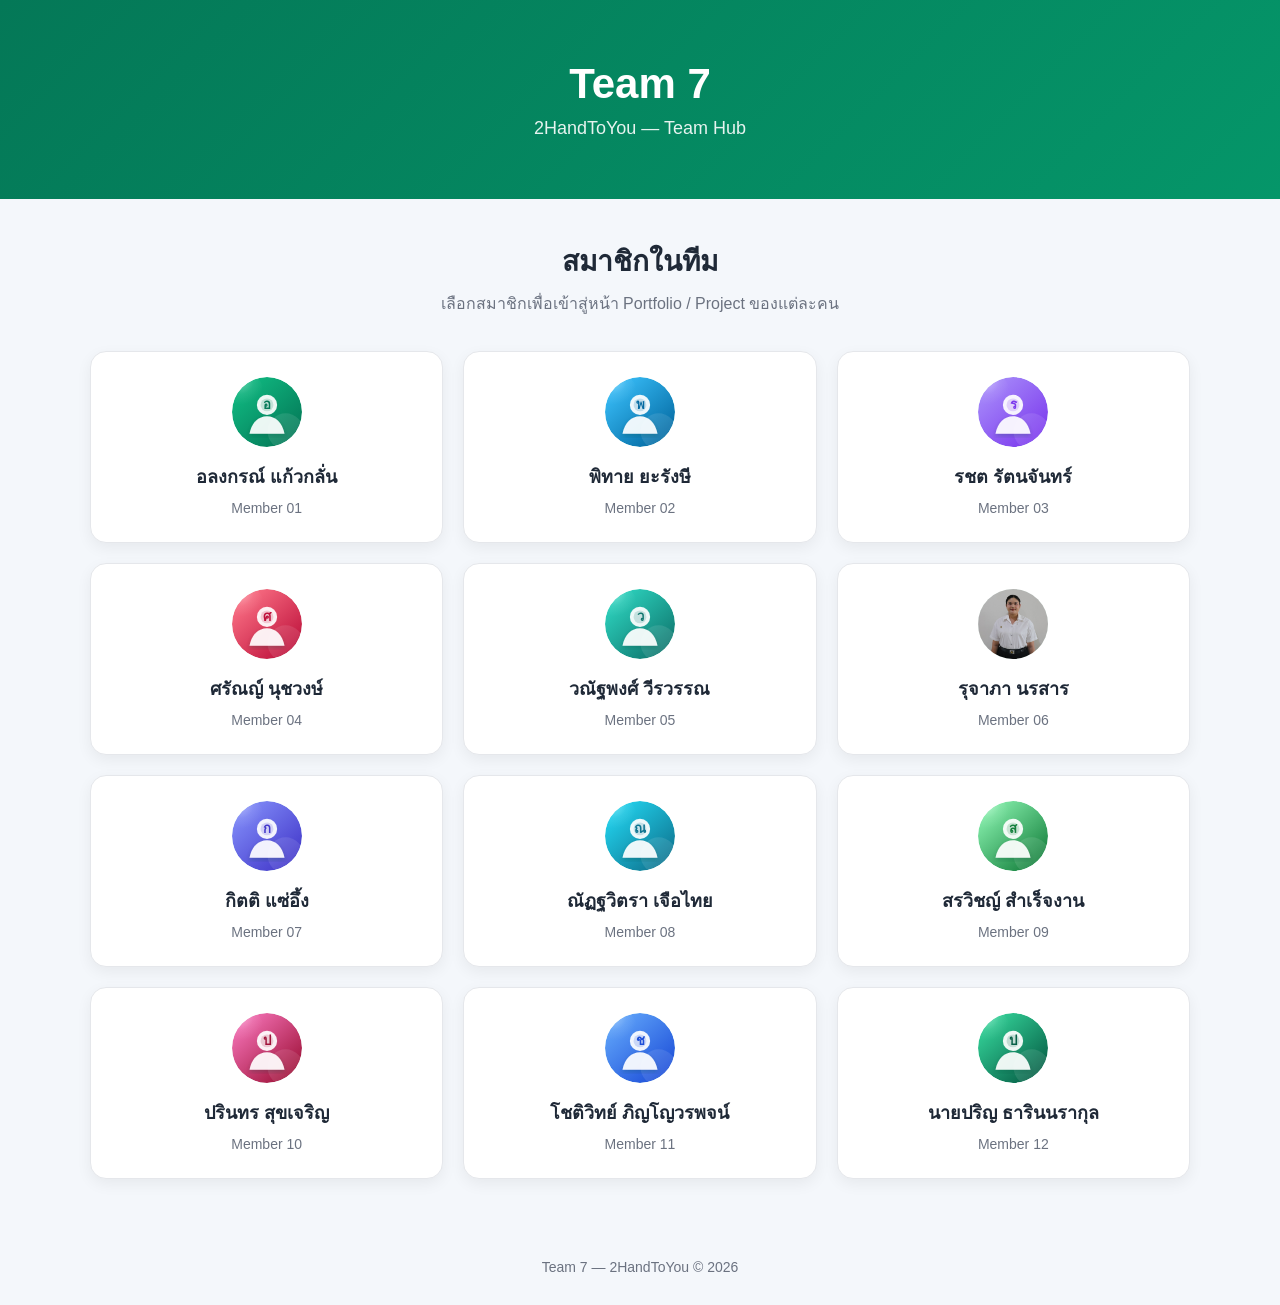
<file: index.html>
<!DOCTYPE html>
<html lang="th">
<head>
    <meta charset="UTF-8">
    <meta name="viewport" content="width=device-width, initial-scale=1.0">

    <title>Team 7 | 2HandToYou</title>

    <style>
        * {
            margin: 0;
            padding: 0;
            box-sizing: border-box;
        }

        body {
            font-family: Arial, "Noto Sans Thai", sans-serif;
            background: #f4f7fb;
            color: #1f2937;
            min-height: 100vh;
        }

        header {
            background: linear-gradient(135deg, #047857, #059669);
            color: white;
            padding: 60px 20px;
            text-align: center;
        }

        header h1 {
            font-size: 42px;
            margin-bottom: 10px;
        }

        header p {
            font-size: 18px;
            opacity: 0.9;
        }

        .container {
            width: min(1100px, 92%);
            margin: 40px auto;
        }

        .team-info {
            text-align: center;
            margin-bottom: 35px;
        }

        .team-info h2 {
            font-size: 28px;
            margin-bottom: 8px;
        }

        .team-info p {
            color: #6b7280;
        }

        .member-grid {
            display: grid;
            grid-template-columns: repeat(3, 1fr);
            gap: 20px;
        }

        .member-card {
            background: white;
            border-radius: 16px;
            padding: 25px;
            text-decoration: none;
            color: #1f2937;
            border: 1px solid #e5e7eb;
            box-shadow: 0 5px 15px rgba(0, 0, 0, 0.06);
            transition: all 0.25s ease;
            text-align: center;
        }

        .member-card:hover {
            transform: translateY(-6px);
            border-color: #10b981;
            box-shadow: 0 12px 25px rgba(0, 0, 0, 0.10);
        }

        .avatar {
            width: 70px;
            height: 70px;
            margin: 0 auto 15px;

            display: flex;
            align-items: center;
            justify-content: center;

            border-radius: 50%;

            background: #ecfdf5;
            color: #047857;

            font-size: 24px;
            font-weight: bold;
        }

        .avatar img {
            width: 100%;
            height: 100%;
            display: block;
            object-fit: cover;
            border-radius: 50%;
        }

        .member-card h3 {
            font-size: 18px;
            margin-bottom: 8px;
        }

        .member-card span {
            font-size: 14px;
            color: #6b7280;
        }

        footer {
            text-align: center;
            padding: 30px 20px;
            margin-top: 50px;
            color: #6b7280;
            font-size: 14px;
        }

        @media (max-width: 900px) {
            .member-grid {
                grid-template-columns: repeat(2, 1fr);
            }
        }

        @media (max-width: 600px) {
            header {
                padding: 45px 20px;
            }

            header h1 {
                font-size: 32px;
            }

            .member-grid {
                grid-template-columns: 1fr;
            }
        }
    </style>
</head>

<body>

    <header>
        <h1>Team 7</h1>
        <p>2HandToYou — Team Hub</p>
    </header>

    <main class="container">

        <section class="team-info">
            <h2>สมาชิกในทีม</h2>
            <p>เลือกสมาชิกเพื่อเข้าสู่หน้า Portfolio / Project ของแต่ละคน</p>
        </section>

        <section class="member-grid">

            <a href="members/alongkorn/index.html" class="member-card">
                <div class="avatar"><img src="members/alongkorn/profile.svg" alt="อลงกรณ์ แก้วกลั่น"></div>
                <h3>อลงกรณ์ แก้วกลั่น</h3>
                <span>Member 01</span>
            </a>

            <a href="members/phithai/index.html" class="member-card">
                <div class="avatar"><img src="members/phithai/profile.svg" alt="พิทาย ยะรังษี"></div>
                <h3>พิทาย ยะรังษี</h3>
                <span>Member 02</span>
            </a>

            <a href="members/rachat/index.html" class="member-card">
                <div class="avatar"><img src="members/rachat/profile.svg" alt="รชต รัตนจันทร์"></div>
                <h3>รชต รัตนจันทร์</h3>
                <span>Member 03</span>
            </a>

            <a href="members/saran/index.html" class="member-card">
                <div class="avatar"><img src="members/saran/profile.svg" alt="ศรัณญ์ นุชวงษ์"></div>
                <h3>ศรัณญ์ นุชวงษ์</h3>
                <span>Member 04</span>
            </a>

            <a href="members/wanatphong/index.html" class="member-card">
                <div class="avatar"><img src="members/wanatphong/profile.svg" alt="วณัฐพงศ์ วีรวรรณ"></div>
                <h3>วณัฐพงศ์ วีรวรรณ</h3>
                <span>Member 05</span>
            </a>

            <a href="members/ruchapa/index.html" class="member-card">
                <div class="avatar"><img src="members/ruchapa/photo.svg" alt="รุจาภา นรสาร"></div>
                <h3>รุจาภา นรสาร</h3>
                <span>Member 06</span>
            </a>

            <a href="members/kitti/index.html" class="member-card">
                <div class="avatar"><img src="members/kitti/profile.svg" alt="กิตติ แซ่อึ้ง"></div>
                <h3>กิตติ แซ่อึ้ง</h3>
                <span>Member 07</span>
            </a>

            <a href="members/natthawitra/index.html" class="member-card">
                <div class="avatar"><img src="members/natthawitra/profile.svg" alt="ณัฏฐวิตรา เจือไทย"></div>
                <h3>ณัฏฐวิตรา เจือไทย</h3>
                <span>Member 08</span>
            </a>

            <a href="members/sorawit/index.html" class="member-card">
                <div class="avatar"><img src="members/sorawit/profile.svg" alt="สรวิชญ์ สำเร็จงาน"></div>
                <h3>สรวิชญ์ สำเร็จงาน</h3>
                <span>Member 09</span>
            </a>

            <a href="members/prinnathon/index.html" class="member-card">
                <div class="avatar"><img src="members/prinnathon/profile.svg" alt="ปรินทร สุขเจริญ"></div>
                <h3>ปรินทร สุขเจริญ</h3>
                <span>Member 10</span>
            </a>

            <a href="members/chotiwit/index.html" class="member-card">
                <div class="avatar"><img src="members/chotiwit/profile.svg" alt="โชติวิทย์ ภิญโญวรพจน์"></div>
                <h3>โชติวิทย์ ภิญโญวรพจน์</h3>
                <span>Member 11</span>
            </a>

            <a href="members/parin/index.html" class="member-card">
                <div class="avatar"><img src="members/parin/profile.svg" alt="นายปริญ ธารินนรากุล"></div>
                <h3>นายปริญ ธารินนรากุล</h3>
                <span>Member 12</span>
            </a>

        </section>

    </main>

    <footer>
        <p>Team 7 — 2HandToYou © 2026</p>
    </footer>

</body>
</html>
</file>
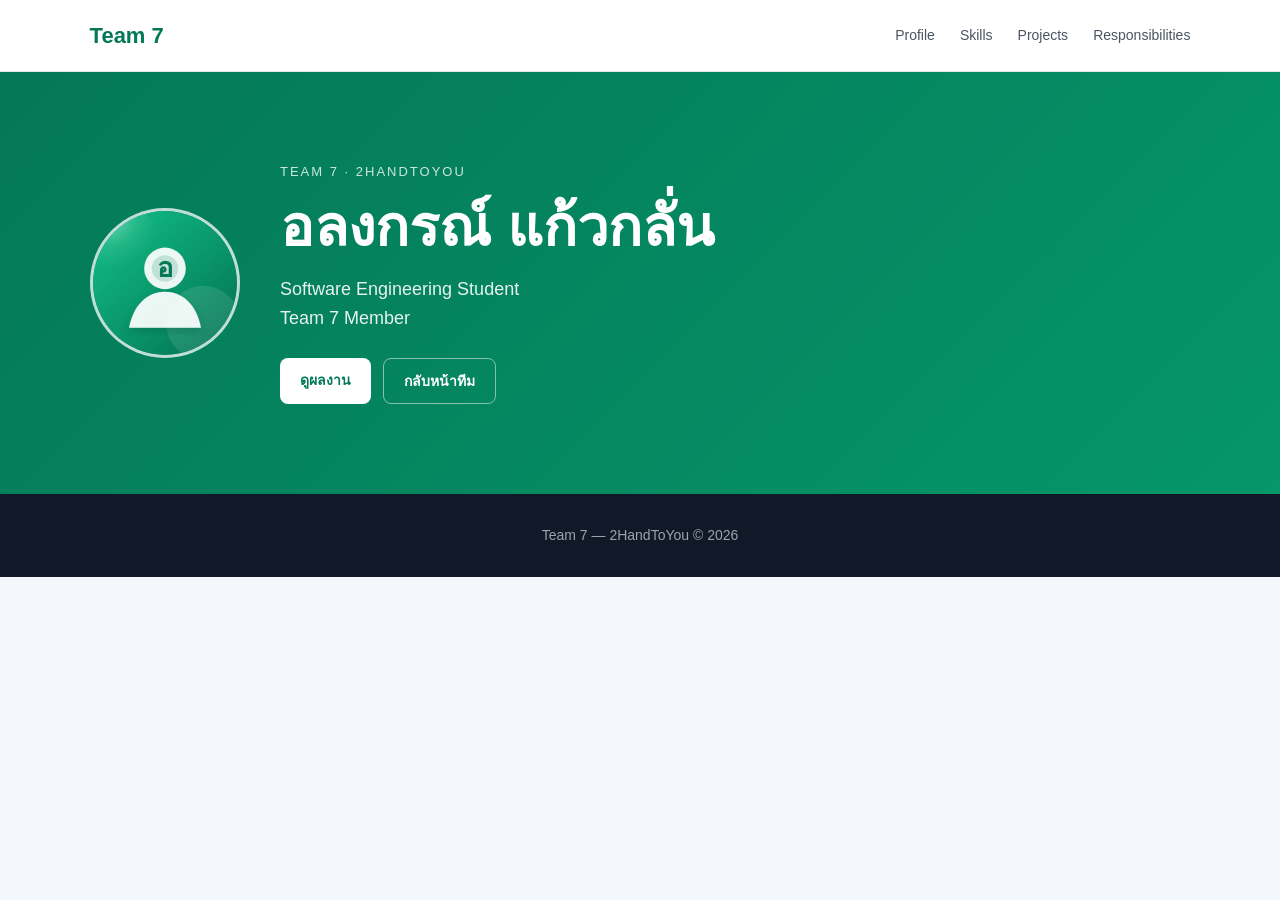
<file: members/alongkorn/index.html>
<!DOCTYPE html>
<html lang="th">
<head>
    <meta charset="UTF-8">
    <meta name="viewport" content="width=device-width, initial-scale=1.0">

    <title>อลงกรณ์ แก้วกลั่น | Team 7</title>

    <link rel="stylesheet" href="./style.css">
</head>

<body>

    <header class="navbar">
        <a href="../../index.html" class="logo">
            Team 7
        </a>

        <nav>
            <a href="#profile">Profile</a>
            <a href="#skills">Skills</a>
            <a href="#projects">Projects</a>
            <a href="#responsibilities">Responsibilities</a>
        </nav>
    </header>

    <main>

        <section class="hero">
            <div class="hero-content">

                <div class="avatar">
                    <img src="./profile.svg" alt="อลงกรณ์ แก้วกลั่น">
                </div>

                <div>
                    <p class="eyebrow">TEAM 7 · 2HANDTOYOU</p>

                    <h1>
                        อลงกรณ์ แก้วกลั่น
                    </h1>

                    <p class="description">
                        Software Engineering Student
                        <br>
                        Team 7 Member
                    </p>

                    <div class="hero-buttons">
                        <a href="#projects" class="btn primary">
                            ดูผลงาน
                        </a>

                        <a href="../../index.html" class="btn secondary">
                            กลับหน้าทีม
                        </a>
                    </div>
                </div>

            </div>
        </section>

        <div id="app"></div>

    </main>

    <footer>
        <p>
            Team 7 — 2HandToYou © 2026
        </p>
    </footer>

    <script src="./app.js"></script>

</body>
</html>
</file>
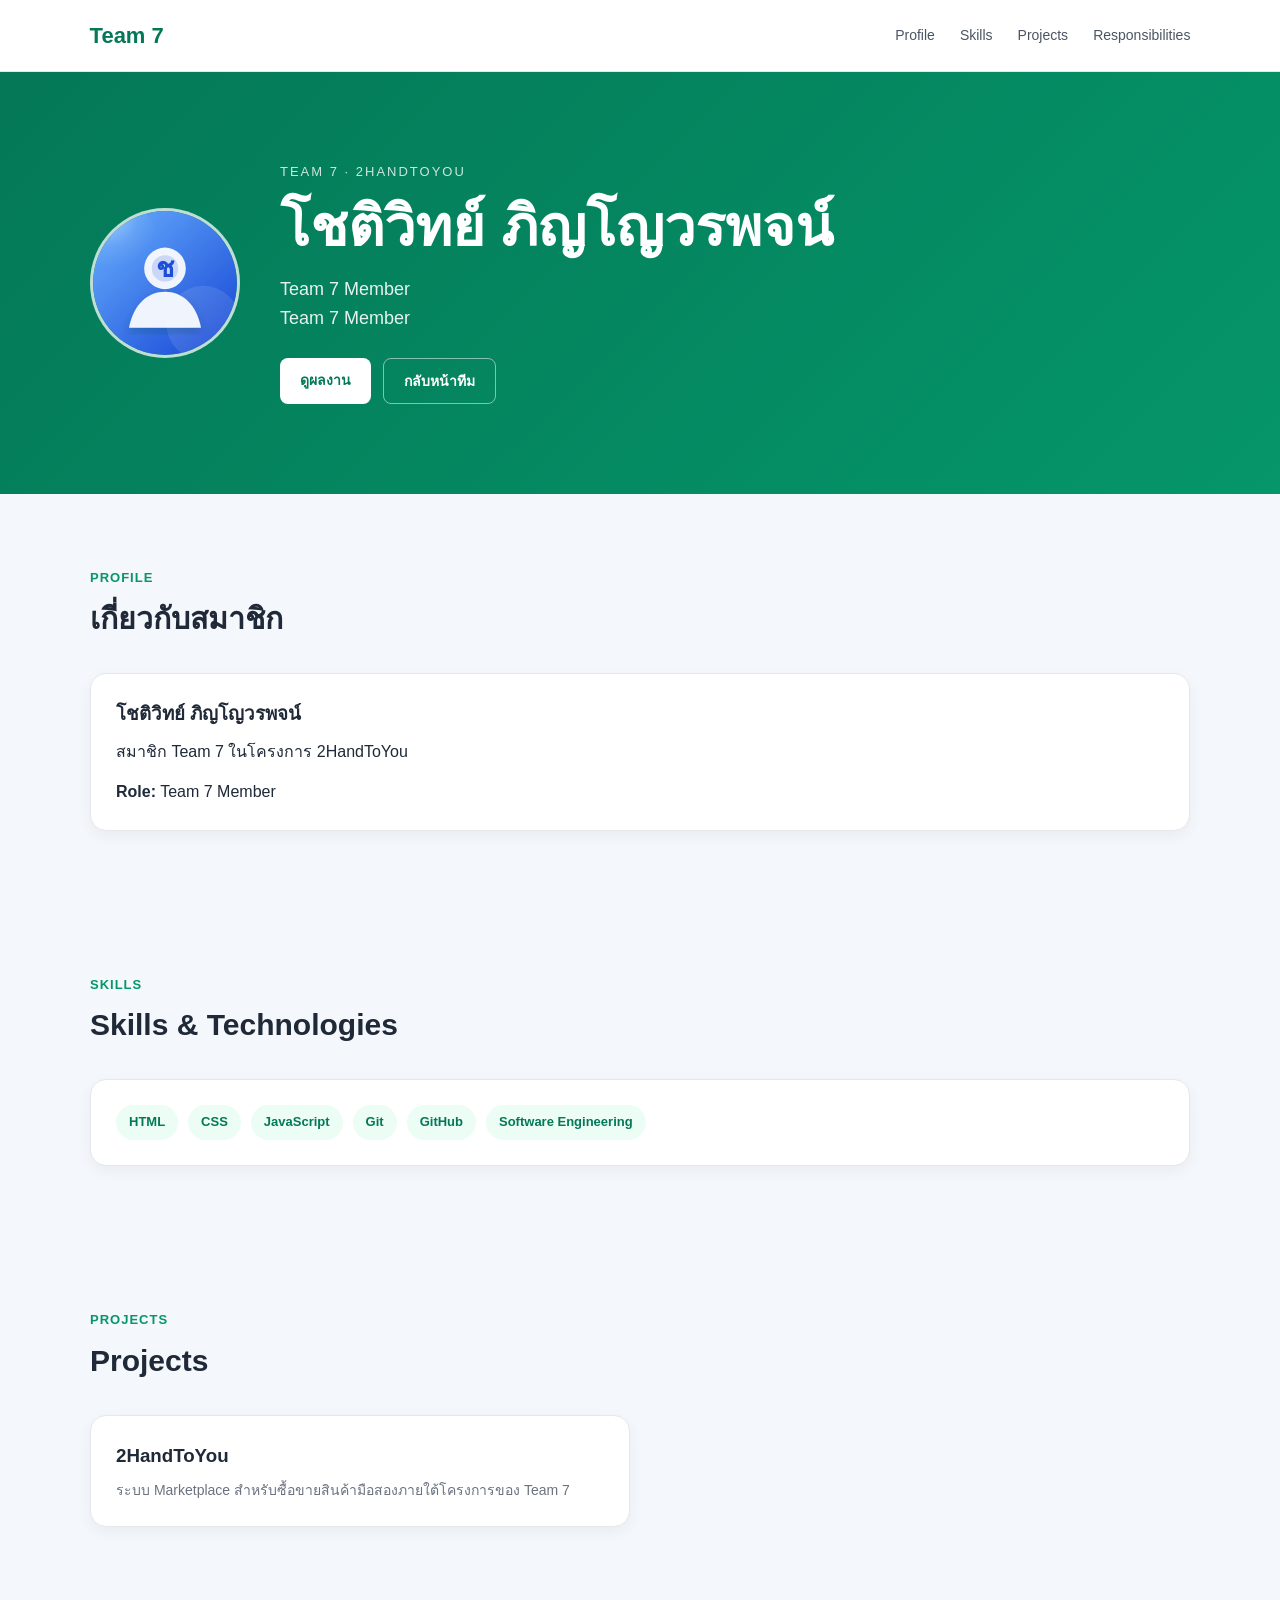
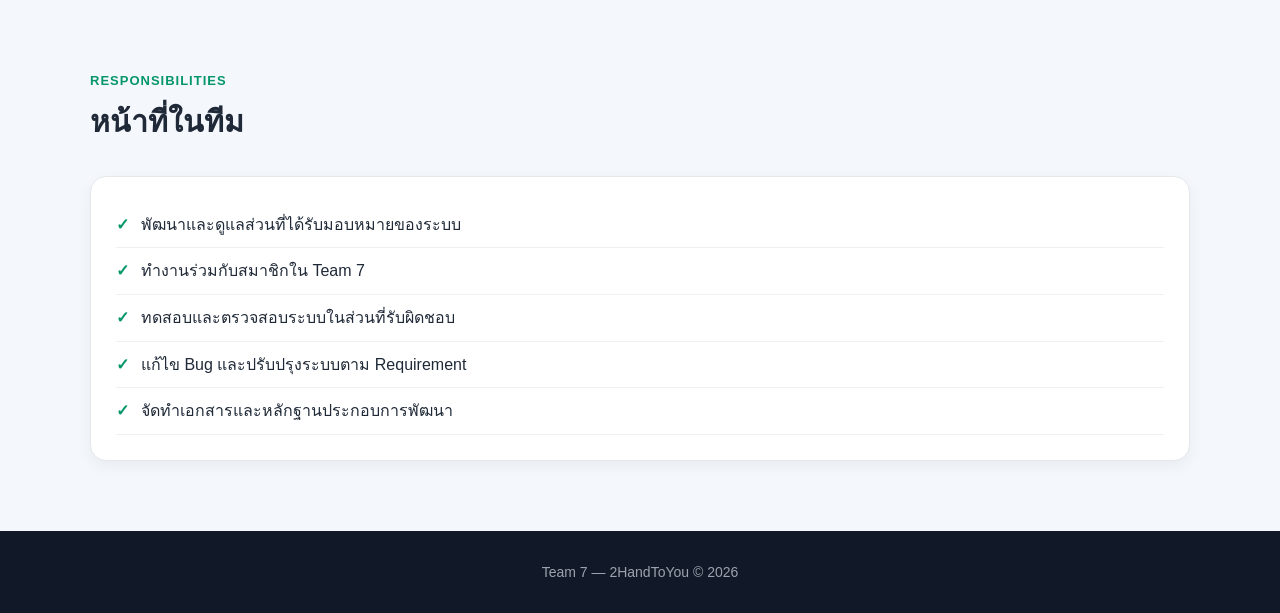
<file: members/chotiwit/index.html>
<!DOCTYPE html>
<html lang="th">
<head>
    <meta charset="UTF-8">
    <meta name="viewport" content="width=device-width, initial-scale=1.0">

    <title>โชติวิทย์ ภิญโญวรพจน์ | Team 7</title>

    <link rel="stylesheet" href="./style.css">
</head>

<body>

    <header class="navbar">
        <a href="../../index.html" class="logo">
            Team 7
        </a>

        <nav>
            <a href="#profile">Profile</a>
            <a href="#skills">Skills</a>
            <a href="#projects">Projects</a>
            <a href="#responsibilities">Responsibilities</a>
        </nav>
    </header>

    <main>

        <section class="hero">
            <div class="hero-content">

                <div class="avatar">
                    <img src="./profile.svg" alt="โชติวิทย์ ภิญโญวรพจน์">
                </div>

                <div>
                    <p class="eyebrow">TEAM 7 · 2HANDTOYOU</p>

                    <h1>
                        โชติวิทย์ ภิญโญวรพจน์
                    </h1>

                    <p class="description">
                        Team 7 Member
                        <br>
                        Team 7 Member
                    </p>

                    <div class="hero-buttons">
                        <a href="#projects" class="btn primary">
                            ดูผลงาน
                        </a>

                        <a href="../../index.html" class="btn secondary">
                            กลับหน้าทีม
                        </a>
                    </div>
                </div>

            </div>
        </section>

        <div id="app"></div>

    </main>

    <footer>
        <p>
            Team 7 — 2HandToYou © 2026
        </p>
    </footer>

    <script src="./app.js"></script>

</body>
</html>
</file>
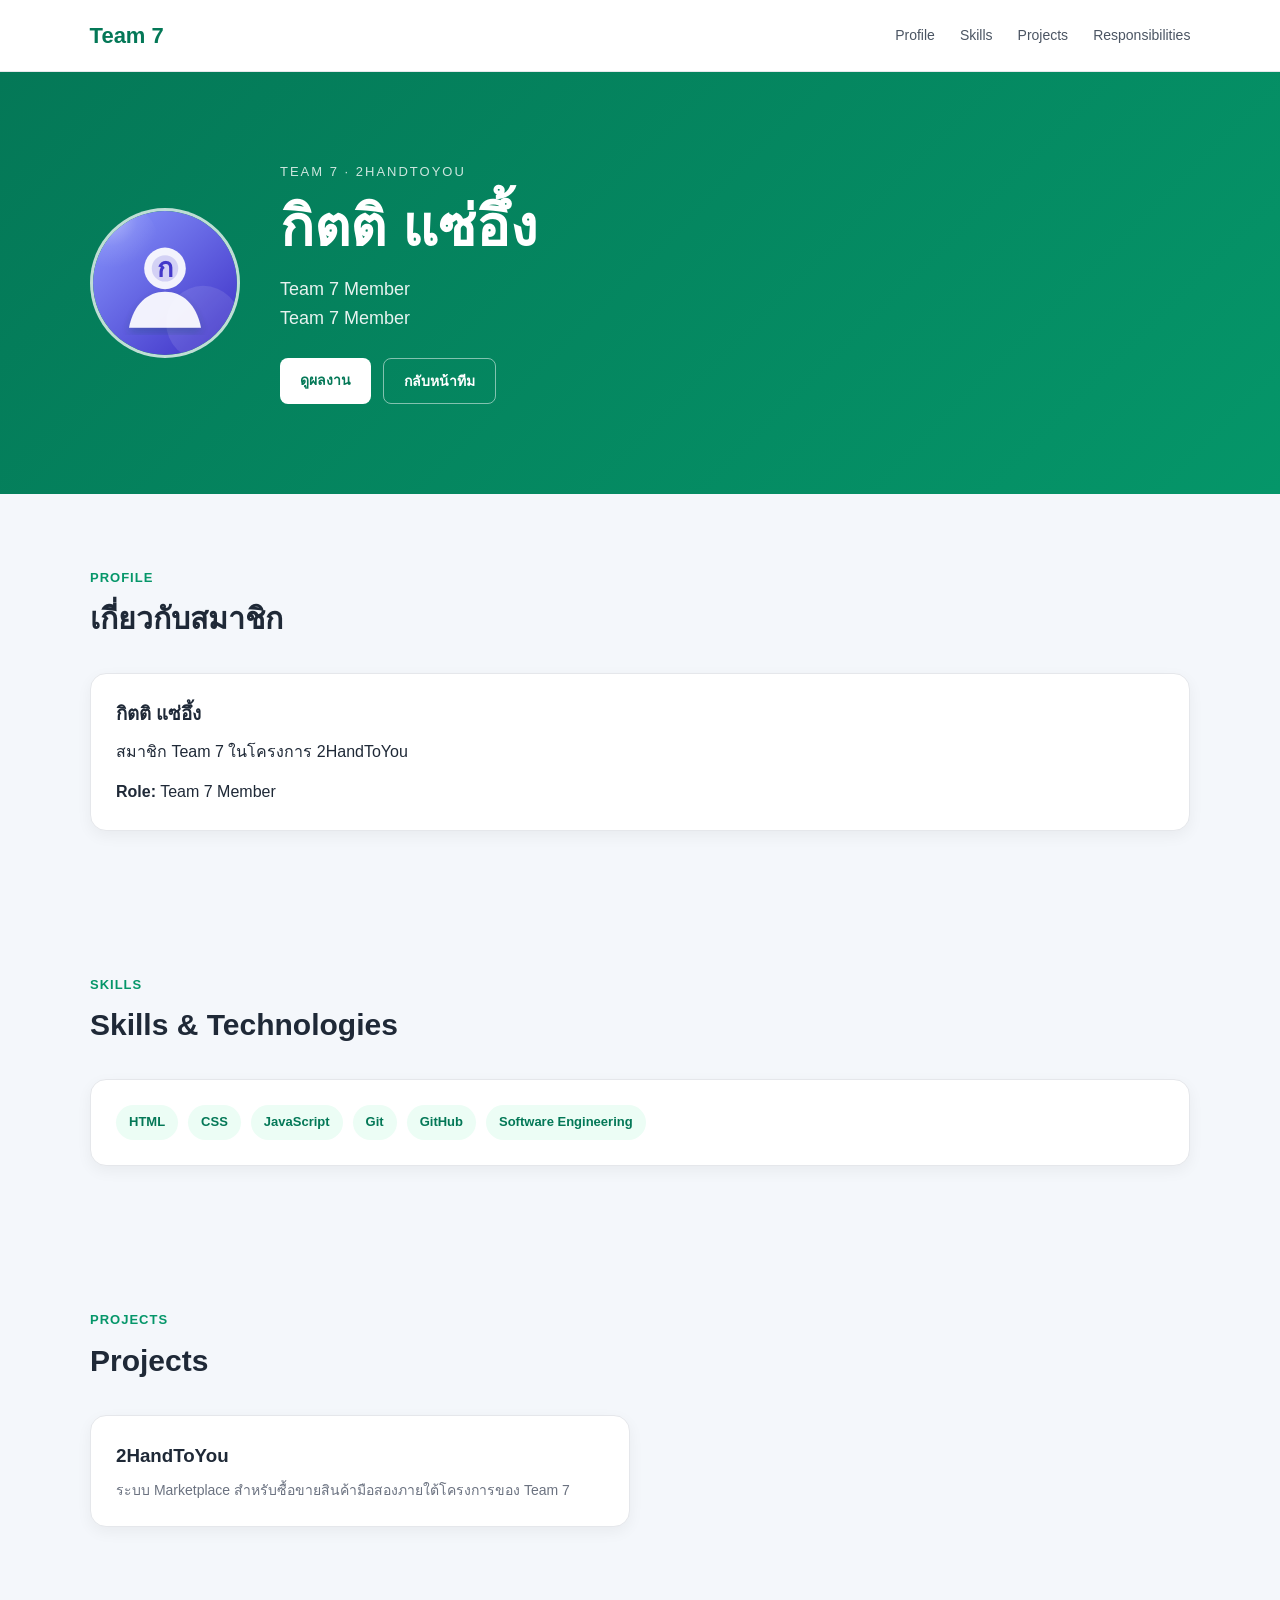
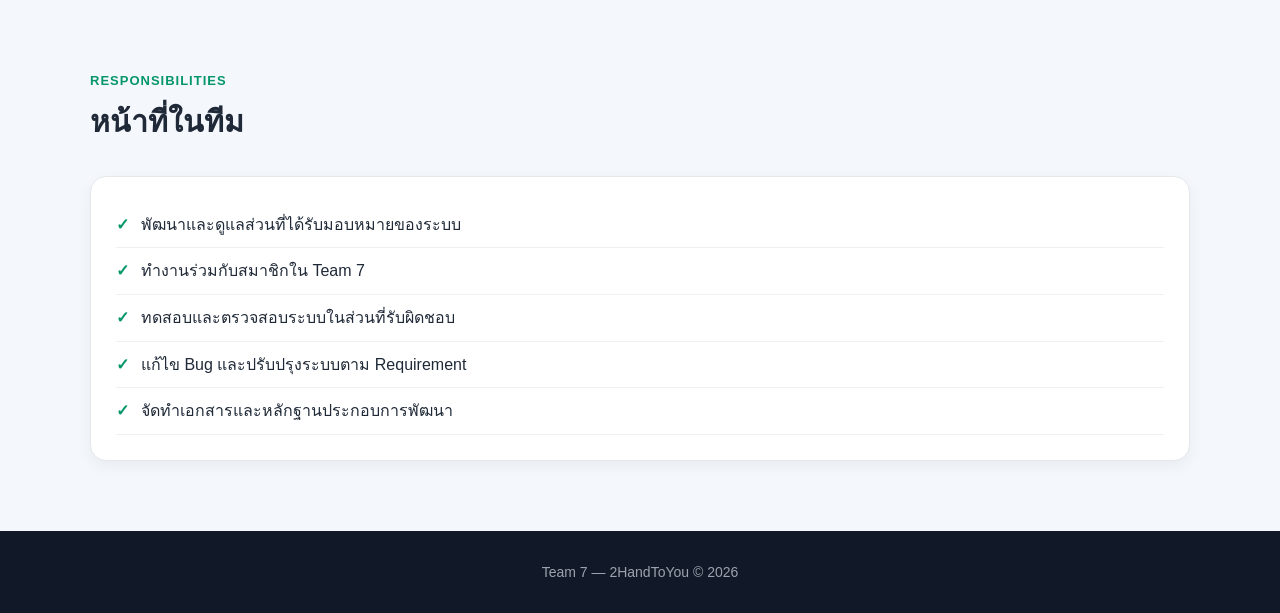
<file: members/kitti/index.html>
<!DOCTYPE html>
<html lang="th">
<head>
    <meta charset="UTF-8">
    <meta name="viewport" content="width=device-width, initial-scale=1.0">

    <title>กิตติ แซ่อึ้ง | Team 7</title>

    <link rel="stylesheet" href="./style.css">
</head>

<body>

    <header class="navbar">
        <a href="../../index.html" class="logo">
            Team 7
        </a>

        <nav>
            <a href="#profile">Profile</a>
            <a href="#skills">Skills</a>
            <a href="#projects">Projects</a>
            <a href="#responsibilities">Responsibilities</a>
        </nav>
    </header>

    <main>

        <section class="hero">
            <div class="hero-content">

                <div class="avatar">
                    <img src="./profile.svg" alt="กิตติ แซ่อึ้ง">
                </div>

                <div>
                    <p class="eyebrow">TEAM 7 · 2HANDTOYOU</p>

                    <h1>
                        กิตติ แซ่อึ้ง
                    </h1>

                    <p class="description">
                        Team 7 Member
                        <br>
                        Team 7 Member
                    </p>

                    <div class="hero-buttons">
                        <a href="#projects" class="btn primary">
                            ดูผลงาน
                        </a>

                        <a href="../../index.html" class="btn secondary">
                            กลับหน้าทีม
                        </a>
                    </div>
                </div>

            </div>
        </section>

        <div id="app"></div>

    </main>

    <footer>
        <p>
            Team 7 — 2HandToYou © 2026
        </p>
    </footer>

    <script src="./app.js"></script>

</body>
</html>
</file>
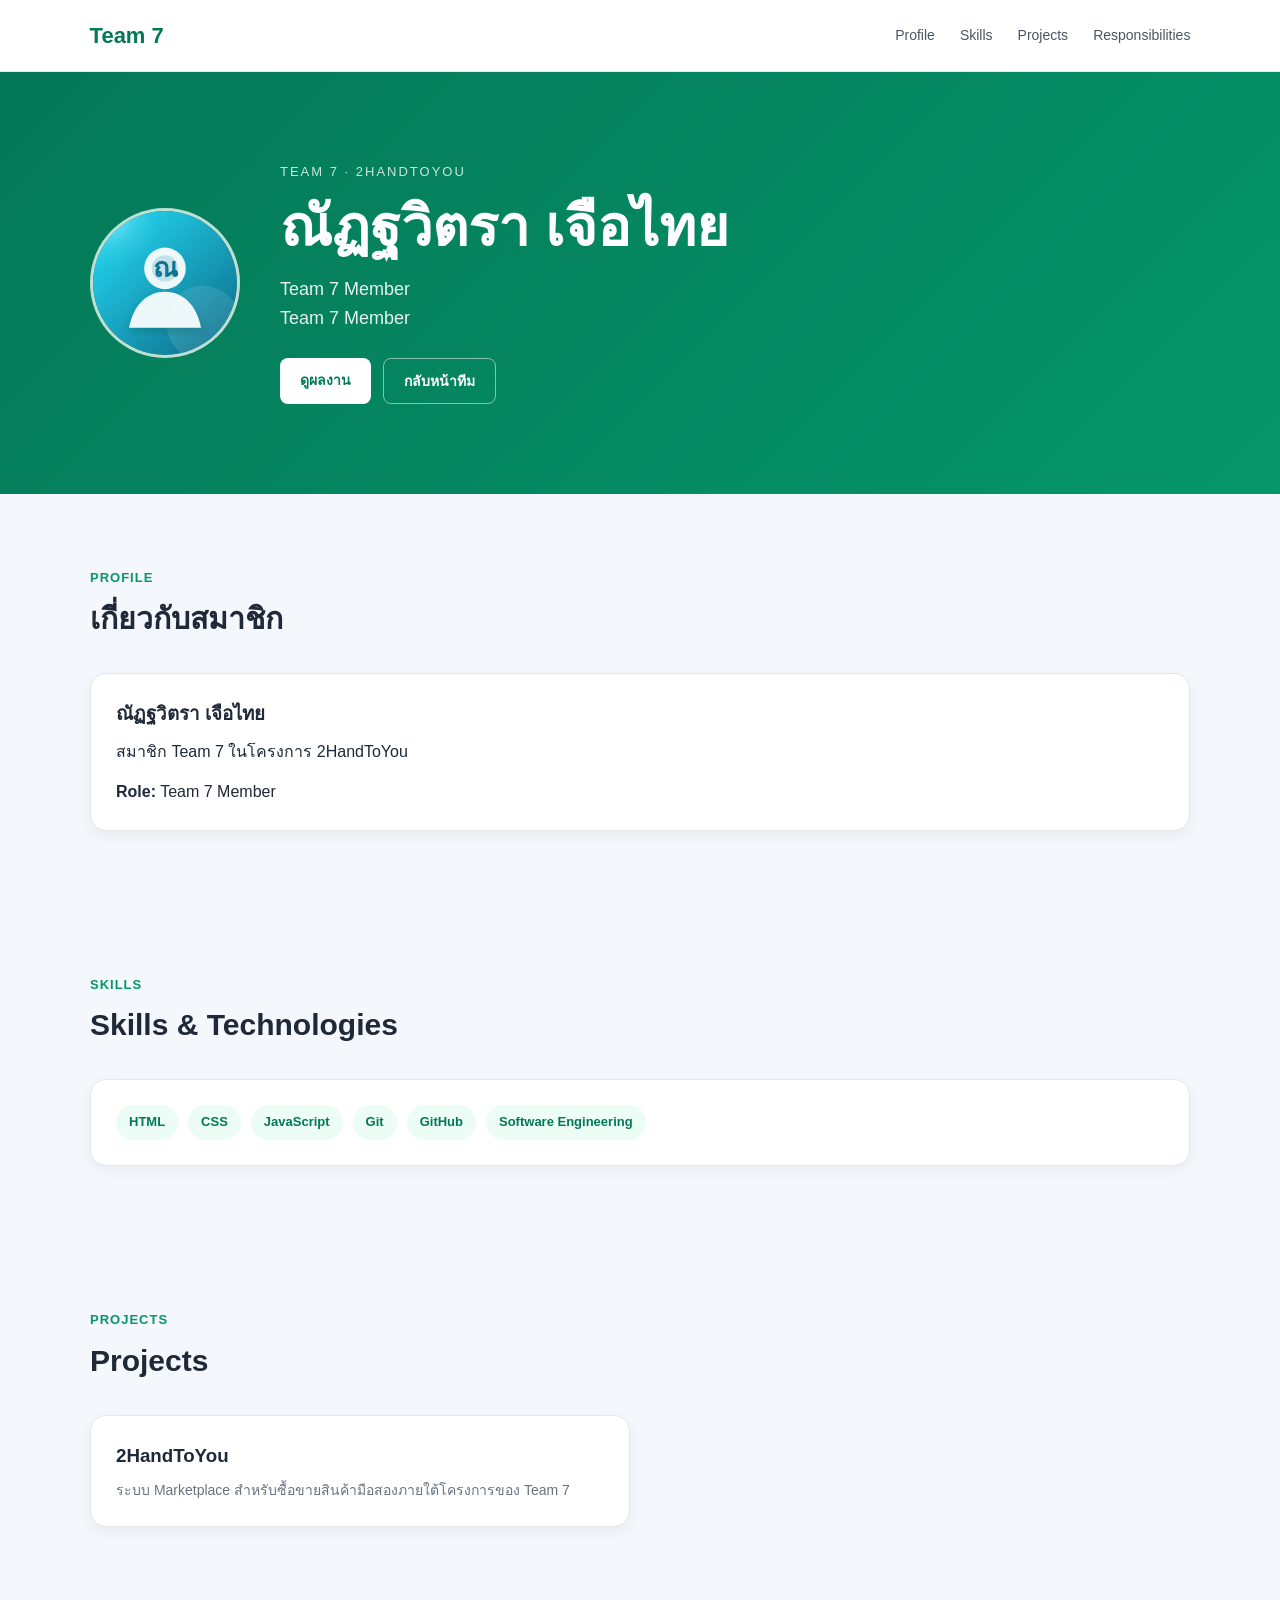
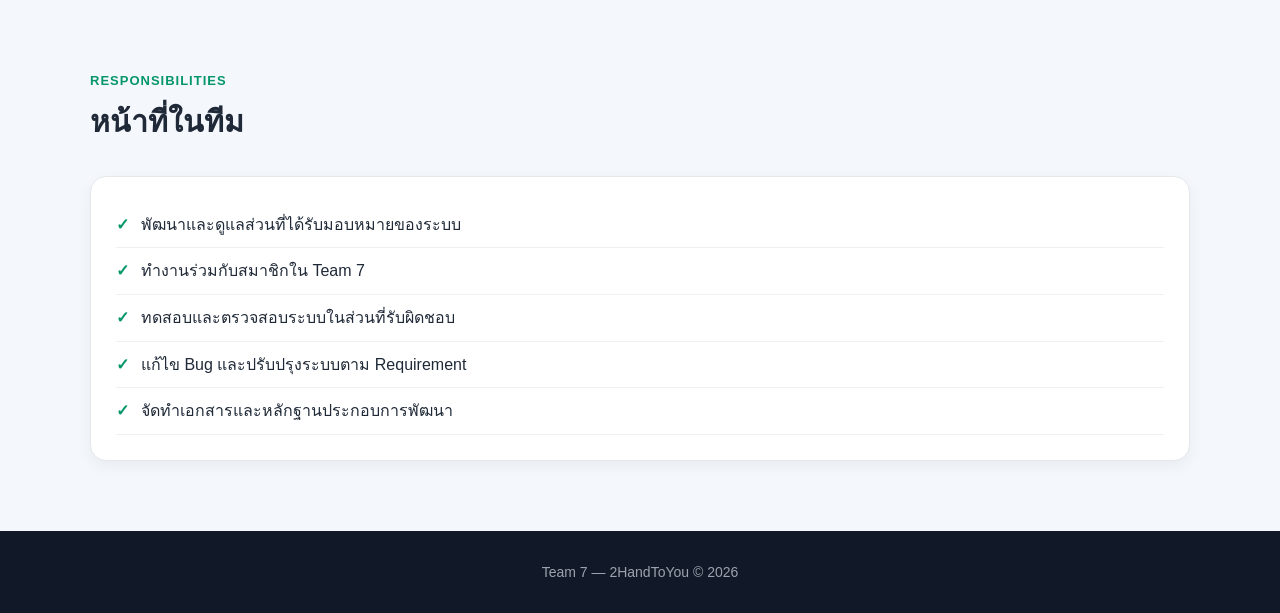
<file: members/natthawitra/index.html>
<!DOCTYPE html>
<html lang="th">
<head>
    <meta charset="UTF-8">
    <meta name="viewport" content="width=device-width, initial-scale=1.0">

    <title>ณัฏฐวิตรา เจือไทย | Team 7</title>

    <link rel="stylesheet" href="./style.css">
</head>

<body>

    <header class="navbar">
        <a href="../../index.html" class="logo">
            Team 7
        </a>

        <nav>
            <a href="#profile">Profile</a>
            <a href="#skills">Skills</a>
            <a href="#projects">Projects</a>
            <a href="#responsibilities">Responsibilities</a>
        </nav>
    </header>

    <main>

        <section class="hero">
            <div class="hero-content">

                <div class="avatar">
                    <img src="./profile.svg" alt="ณัฏฐวิตรา เจือไทย">
                </div>

                <div>
                    <p class="eyebrow">TEAM 7 · 2HANDTOYOU</p>

                    <h1>
                        ณัฏฐวิตรา เจือไทย
                    </h1>

                    <p class="description">
                        Team 7 Member
                        <br>
                        Team 7 Member
                    </p>

                    <div class="hero-buttons">
                        <a href="#projects" class="btn primary">
                            ดูผลงาน
                        </a>

                        <a href="../../index.html" class="btn secondary">
                            กลับหน้าทีม
                        </a>
                    </div>
                </div>

            </div>
        </section>

        <div id="app"></div>

    </main>

    <footer>
        <p>
            Team 7 — 2HandToYou © 2026
        </p>
    </footer>

    <script src="./app.js"></script>

</body>
</html>
</file>
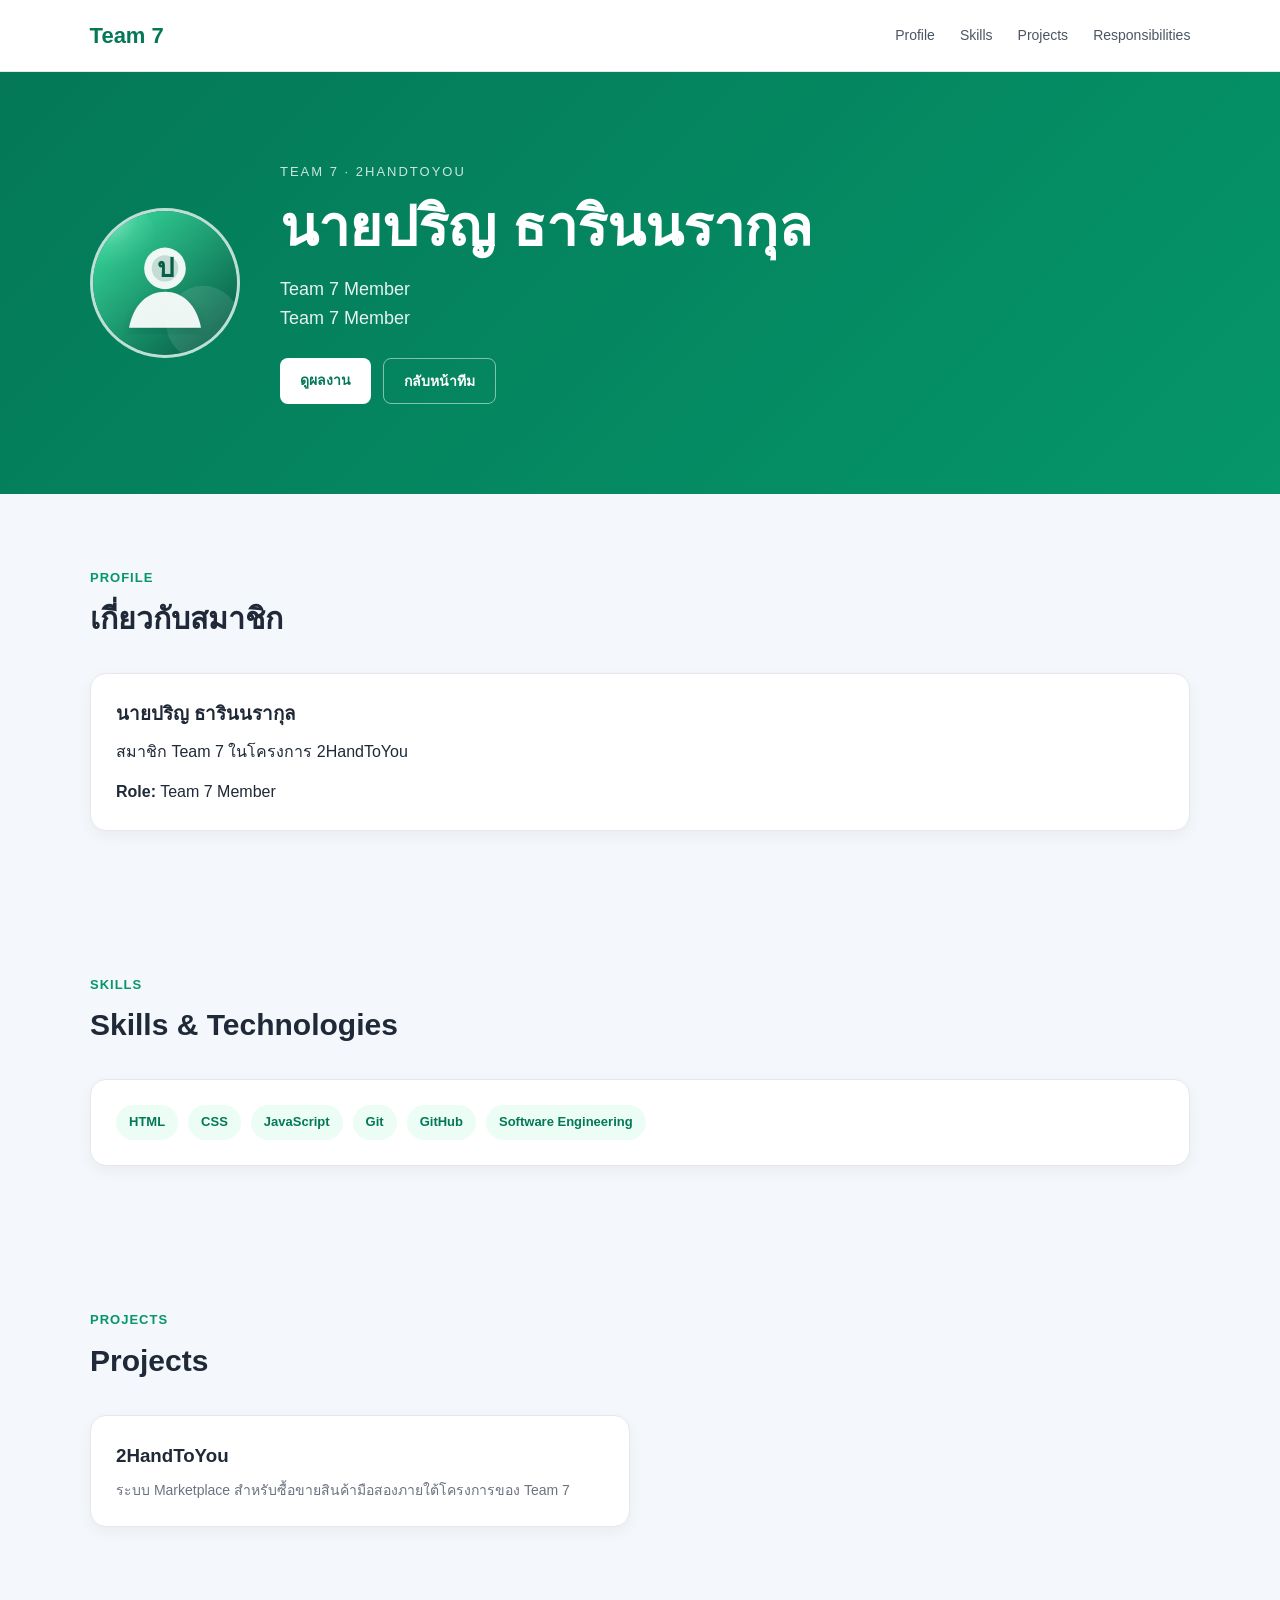
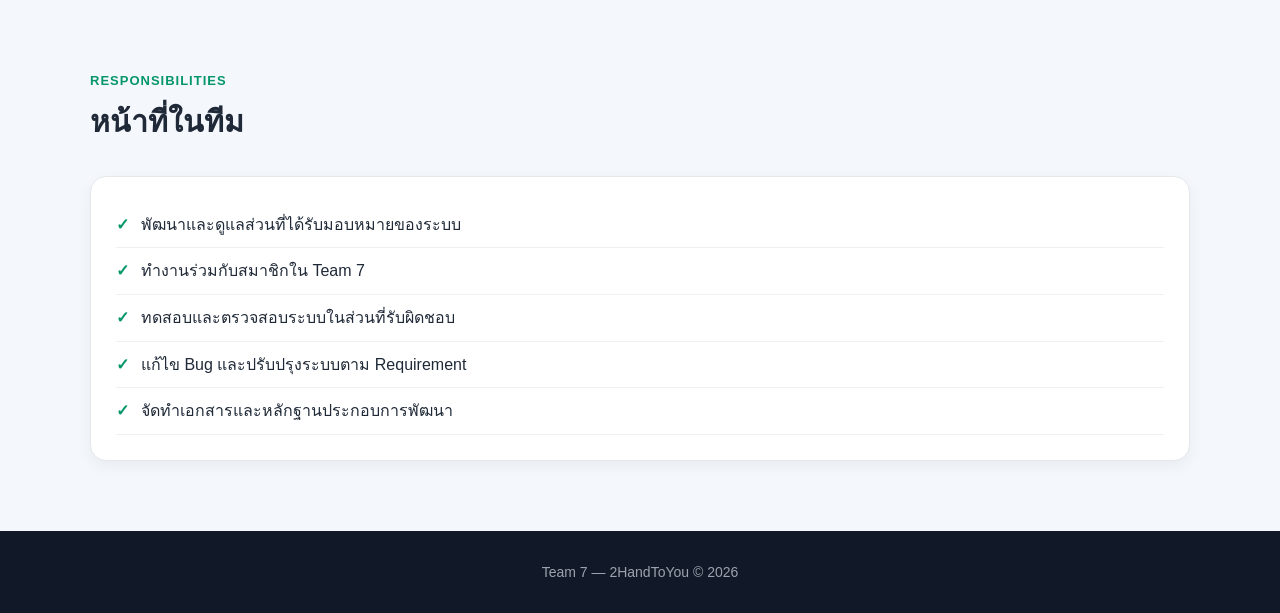
<file: members/parin/index.html>
<!DOCTYPE html>
<html lang="th">
<head>
    <meta charset="UTF-8">
    <meta name="viewport" content="width=device-width, initial-scale=1.0">

    <title>นายปริญ ธารินนรากุล | Team 7</title>

    <link rel="stylesheet" href="./style.css">
</head>

<body>

    <header class="navbar">
        <a href="../../index.html" class="logo">
            Team 7
        </a>

        <nav>
            <a href="#profile">Profile</a>
            <a href="#skills">Skills</a>
            <a href="#projects">Projects</a>
            <a href="#responsibilities">Responsibilities</a>
        </nav>
    </header>

    <main>

        <section class="hero">
            <div class="hero-content">

                <div class="avatar">
                    <img src="./profile.svg" alt="นายปริญ ธารินนรากุล">
                </div>

                <div>
                    <p class="eyebrow">TEAM 7 · 2HANDTOYOU</p>

                    <h1>
                        นายปริญ ธารินนรากุล
                    </h1>

                    <p class="description">
                        Team 7 Member
                        <br>
                        Team 7 Member
                    </p>

                    <div class="hero-buttons">
                        <a href="#projects" class="btn primary">
                            ดูผลงาน
                        </a>

                        <a href="../../index.html" class="btn secondary">
                            กลับหน้าทีม
                        </a>
                    </div>
                </div>

            </div>
        </section>

        <div id="app"></div>

    </main>

    <footer>
        <p>
            Team 7 — 2HandToYou © 2026
        </p>
    </footer>

    <script src="./app.js"></script>

</body>
</html>
</file>
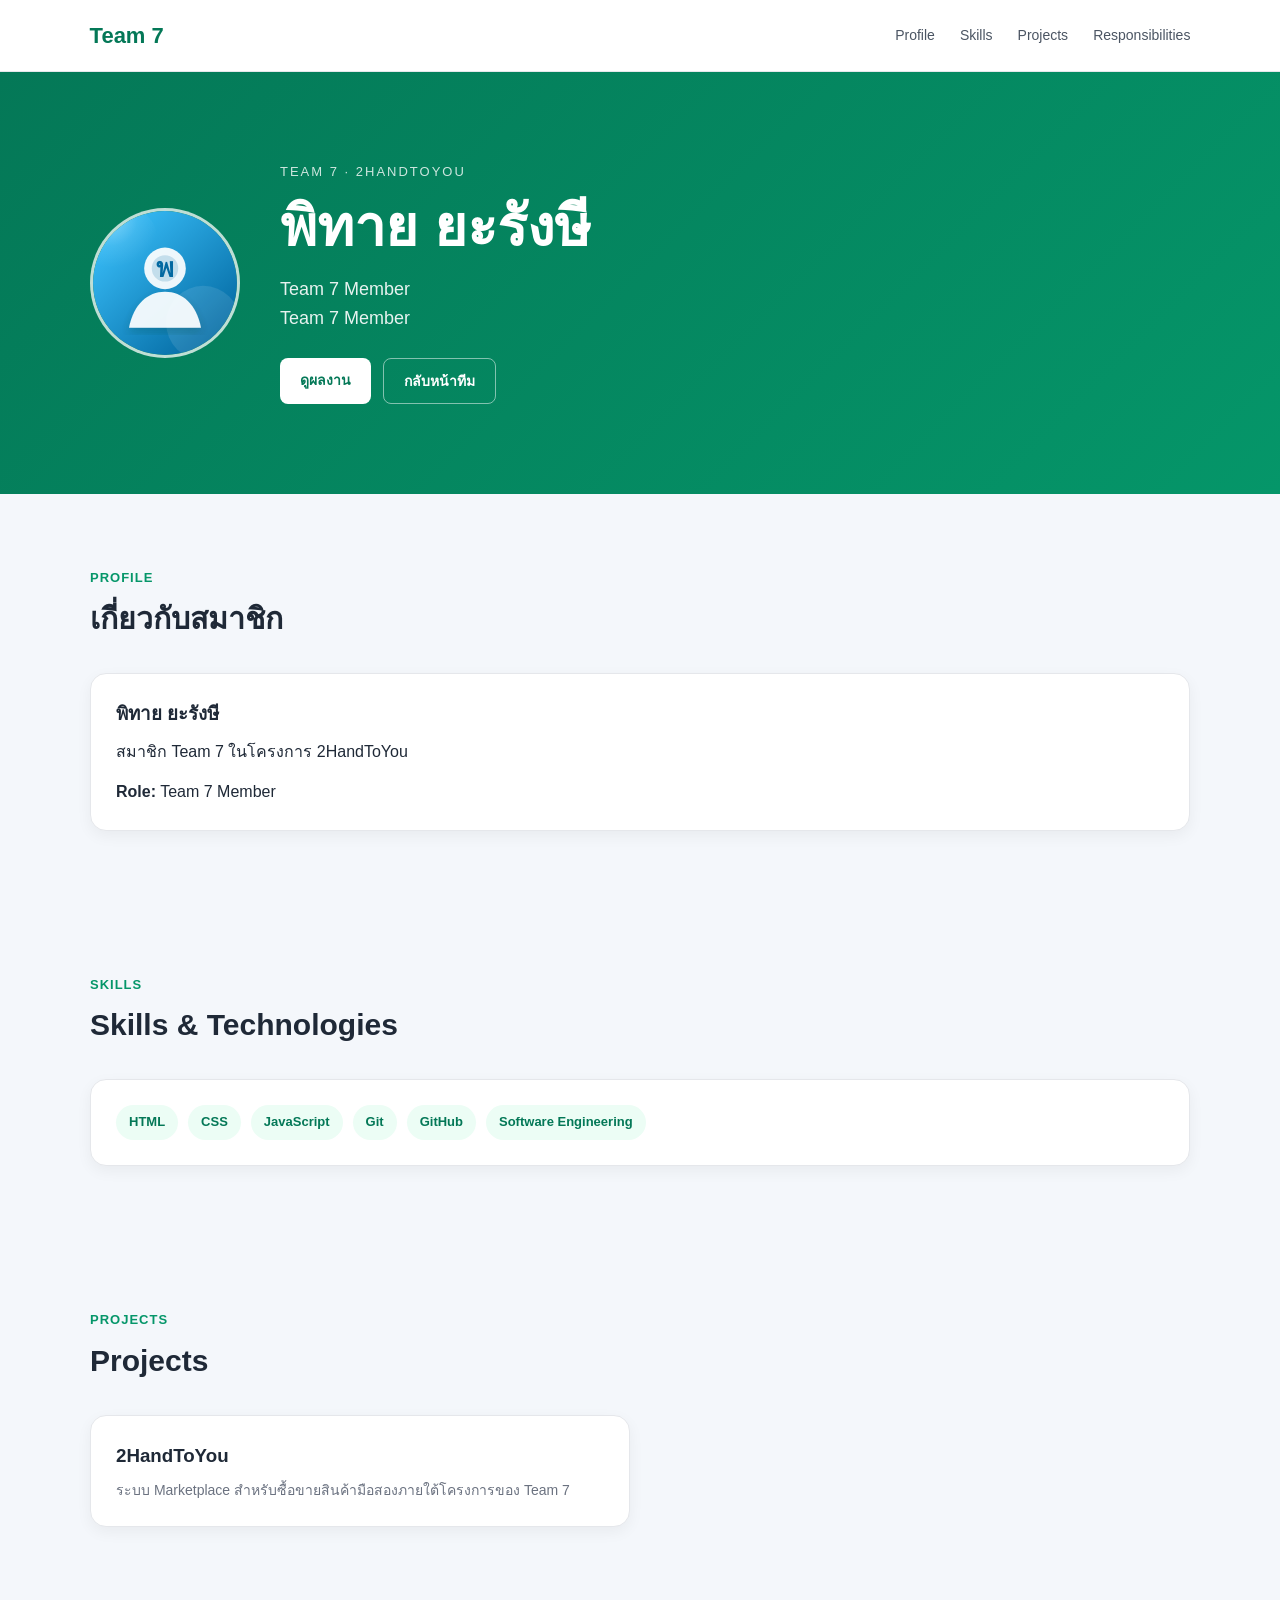
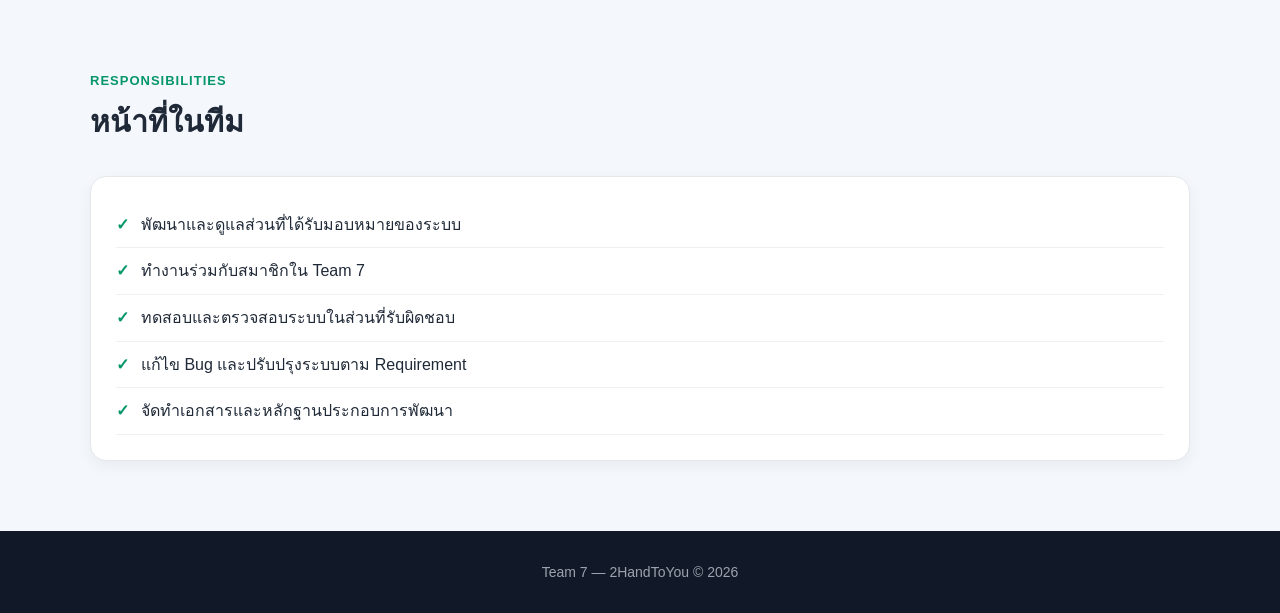
<file: members/phithai/index.html>
<!DOCTYPE html>
<html lang="th">
<head>
    <meta charset="UTF-8">
    <meta name="viewport" content="width=device-width, initial-scale=1.0">

    <title>พิทาย ยะรังษี | Team 7</title>

    <link rel="stylesheet" href="./style.css">
</head>

<body>

    <header class="navbar">
        <a href="../../index.html" class="logo">
            Team 7
        </a>

        <nav>
            <a href="#profile">Profile</a>
            <a href="#skills">Skills</a>
            <a href="#projects">Projects</a>
            <a href="#responsibilities">Responsibilities</a>
        </nav>
    </header>

    <main>

        <section class="hero">
            <div class="hero-content">

                <div class="avatar">
                    <img src="./profile.svg" alt="พิทาย ยะรังษี">
                </div>

                <div>
                    <p class="eyebrow">TEAM 7 · 2HANDTOYOU</p>

                    <h1>
                        พิทาย ยะรังษี
                    </h1>

                    <p class="description">
                        Team 7 Member
                        <br>
                        Team 7 Member
                    </p>

                    <div class="hero-buttons">
                        <a href="#projects" class="btn primary">
                            ดูผลงาน
                        </a>

                        <a href="../../index.html" class="btn secondary">
                            กลับหน้าทีม
                        </a>
                    </div>
                </div>

            </div>
        </section>

        <div id="app"></div>

    </main>

    <footer>
        <p>
            Team 7 — 2HandToYou © 2026
        </p>
    </footer>

    <script src="./app.js"></script>

</body>
</html>
</file>
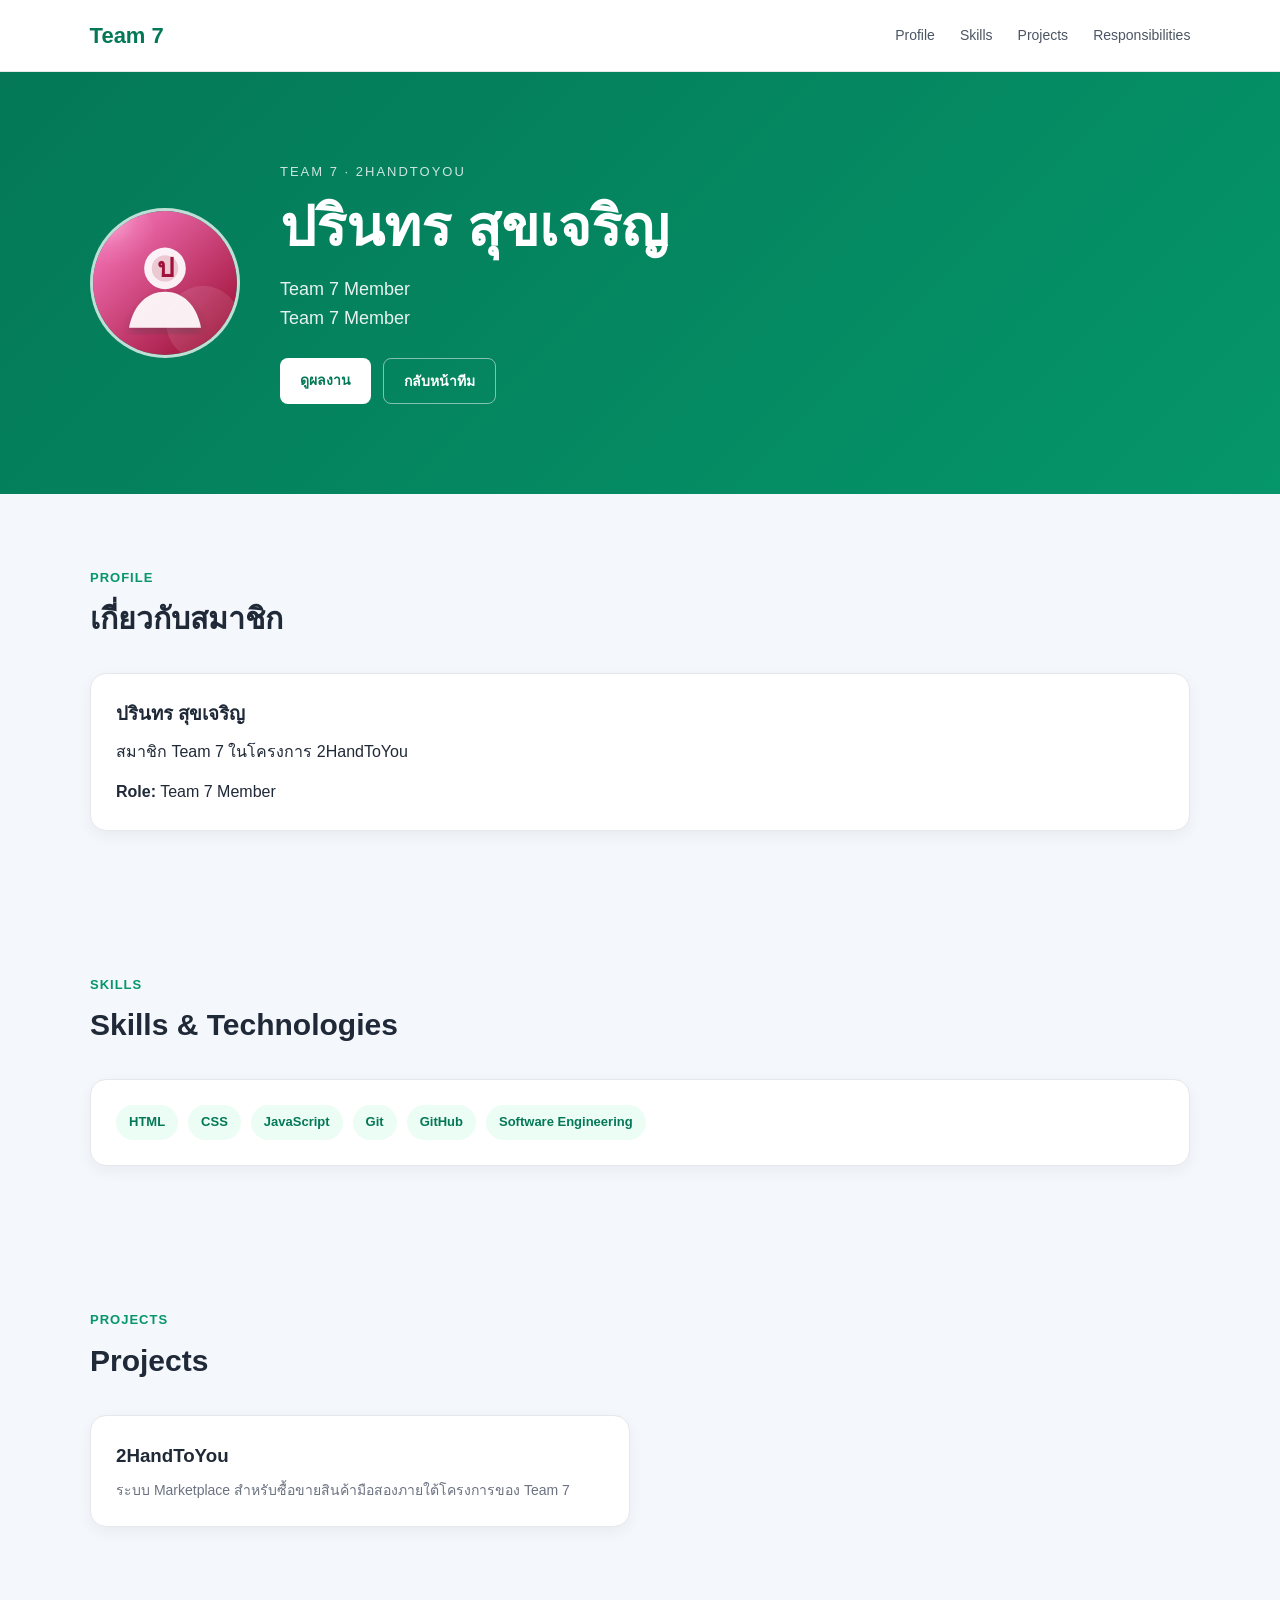
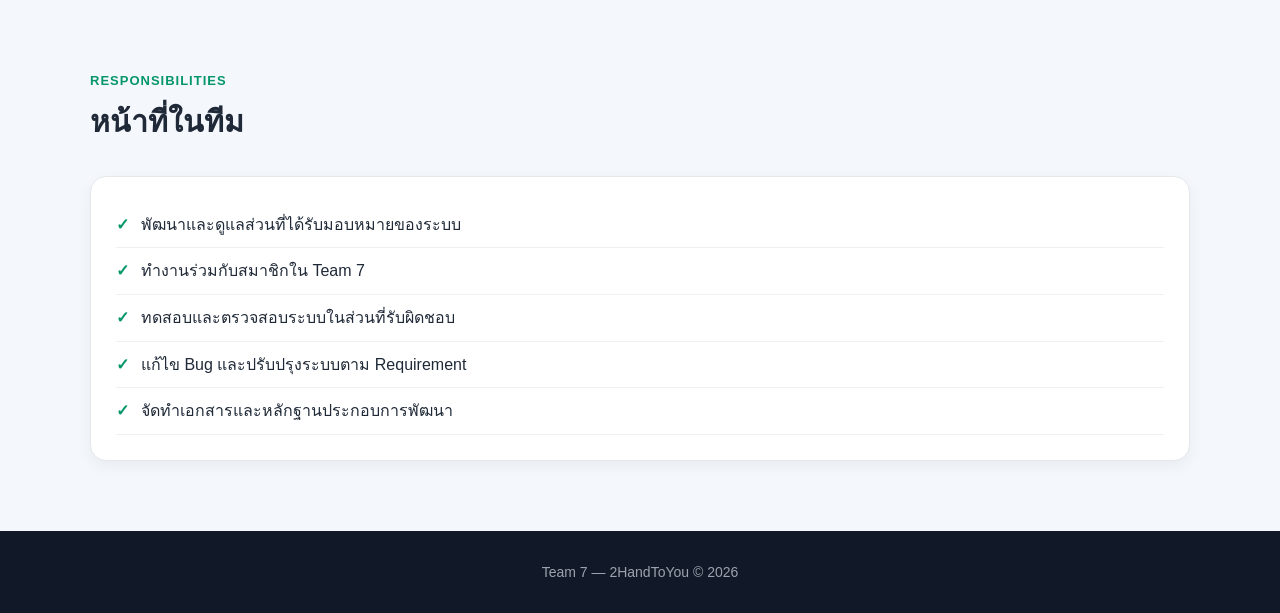
<file: members/prinnathon/index.html>
<!DOCTYPE html>
<html lang="th">
<head>
    <meta charset="UTF-8">
    <meta name="viewport" content="width=device-width, initial-scale=1.0">

    <title>ปรินทร สุขเจริญ | Team 7</title>

    <link rel="stylesheet" href="./style.css">
</head>

<body>

    <header class="navbar">
        <a href="../../index.html" class="logo">
            Team 7
        </a>

        <nav>
            <a href="#profile">Profile</a>
            <a href="#skills">Skills</a>
            <a href="#projects">Projects</a>
            <a href="#responsibilities">Responsibilities</a>
        </nav>
    </header>

    <main>

        <section class="hero">
            <div class="hero-content">

                <div class="avatar">
                    <img src="./profile.svg" alt="ปรินทร สุขเจริญ">
                </div>

                <div>
                    <p class="eyebrow">TEAM 7 · 2HANDTOYOU</p>

                    <h1>
                        ปรินทร สุขเจริญ
                    </h1>

                    <p class="description">
                        Team 7 Member
                        <br>
                        Team 7 Member
                    </p>

                    <div class="hero-buttons">
                        <a href="#projects" class="btn primary">
                            ดูผลงาน
                        </a>

                        <a href="../../index.html" class="btn secondary">
                            กลับหน้าทีม
                        </a>
                    </div>
                </div>

            </div>
        </section>

        <div id="app"></div>

    </main>

    <footer>
        <p>
            Team 7 — 2HandToYou © 2026
        </p>
    </footer>

    <script src="./app.js"></script>

</body>
</html>
</file>
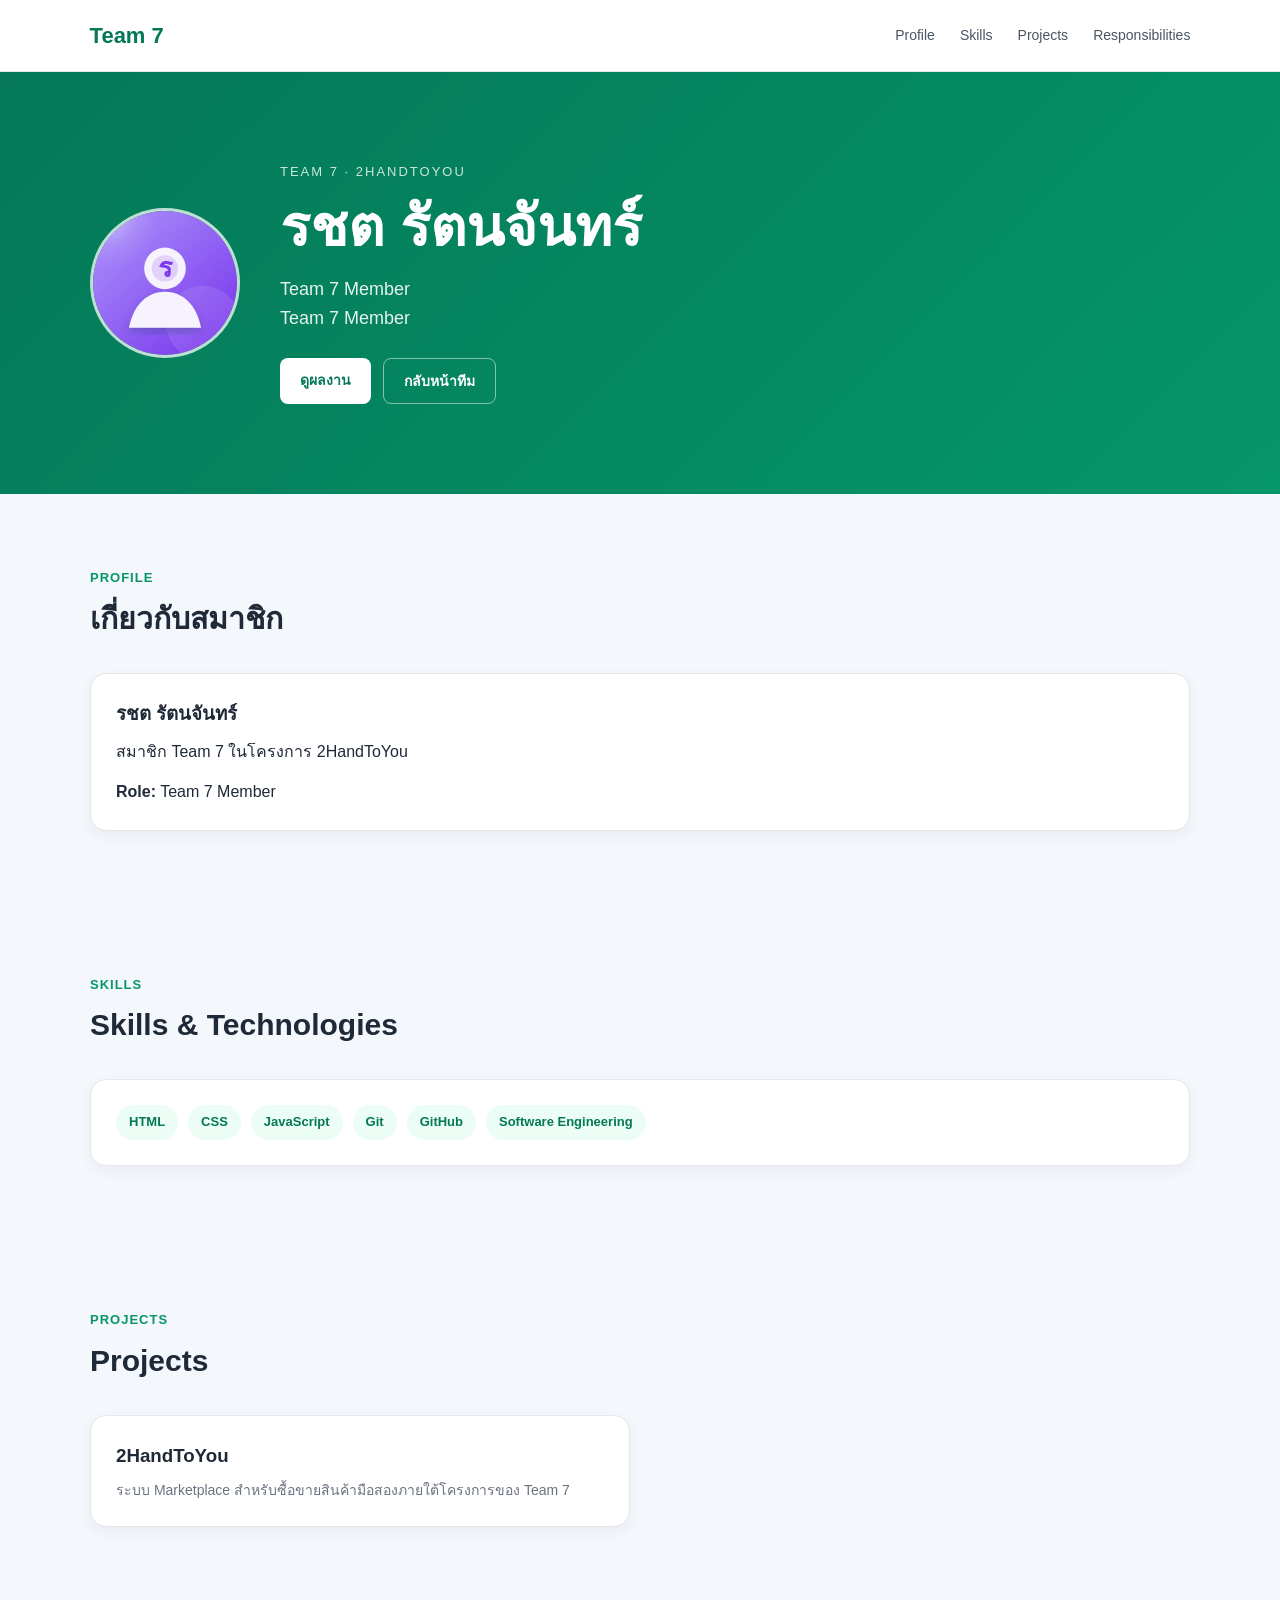
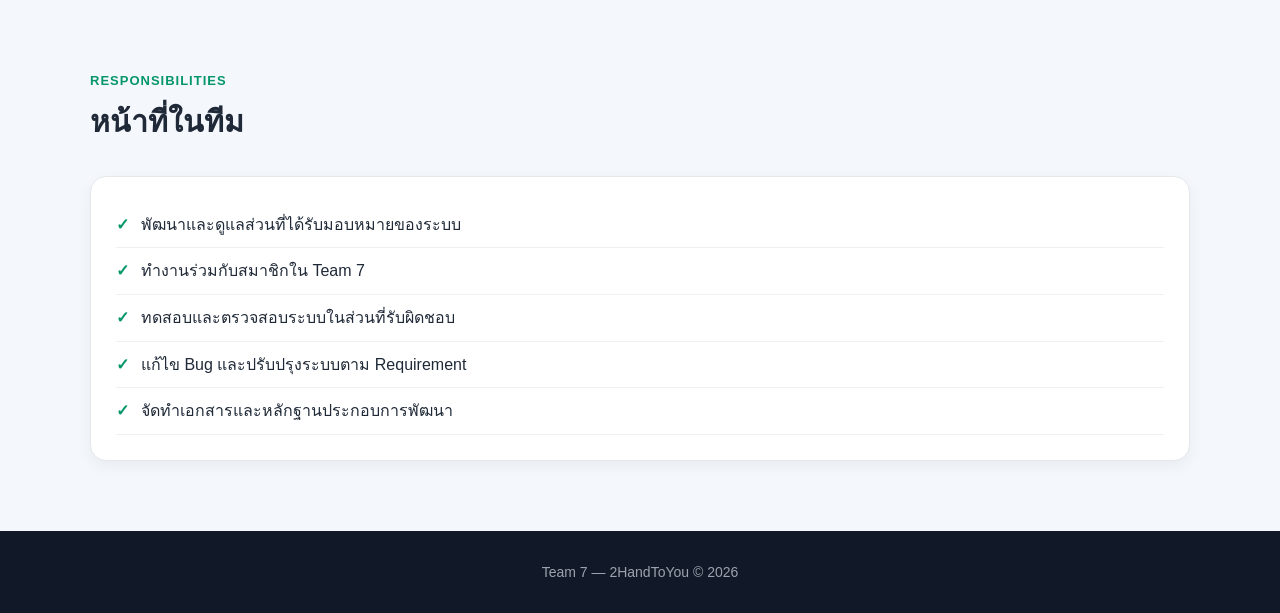
<file: members/rachat/index.html>
<!DOCTYPE html>
<html lang="th">
<head>
    <meta charset="UTF-8">
    <meta name="viewport" content="width=device-width, initial-scale=1.0">

    <title>รชต รัตนจันทร์ | Team 7</title>

    <link rel="stylesheet" href="./style.css">
</head>

<body>

    <header class="navbar">
        <a href="../../index.html" class="logo">
            Team 7
        </a>

        <nav>
            <a href="#profile">Profile</a>
            <a href="#skills">Skills</a>
            <a href="#projects">Projects</a>
            <a href="#responsibilities">Responsibilities</a>
        </nav>
    </header>

    <main>

        <section class="hero">
            <div class="hero-content">

                <div class="avatar">
                    <img src="./profile.svg" alt="รชต รัตนจันทร์">
                </div>

                <div>
                    <p class="eyebrow">TEAM 7 · 2HANDTOYOU</p>

                    <h1>
                        รชต รัตนจันทร์
                    </h1>

                    <p class="description">
                        Team 7 Member
                        <br>
                        Team 7 Member
                    </p>

                    <div class="hero-buttons">
                        <a href="#projects" class="btn primary">
                            ดูผลงาน
                        </a>

                        <a href="../../index.html" class="btn secondary">
                            กลับหน้าทีม
                        </a>
                    </div>
                </div>

            </div>
        </section>

        <div id="app"></div>

    </main>

    <footer>
        <p>
            Team 7 — 2HandToYou © 2026
        </p>
    </footer>

    <script src="./app.js"></script>

</body>
</html>
</file>
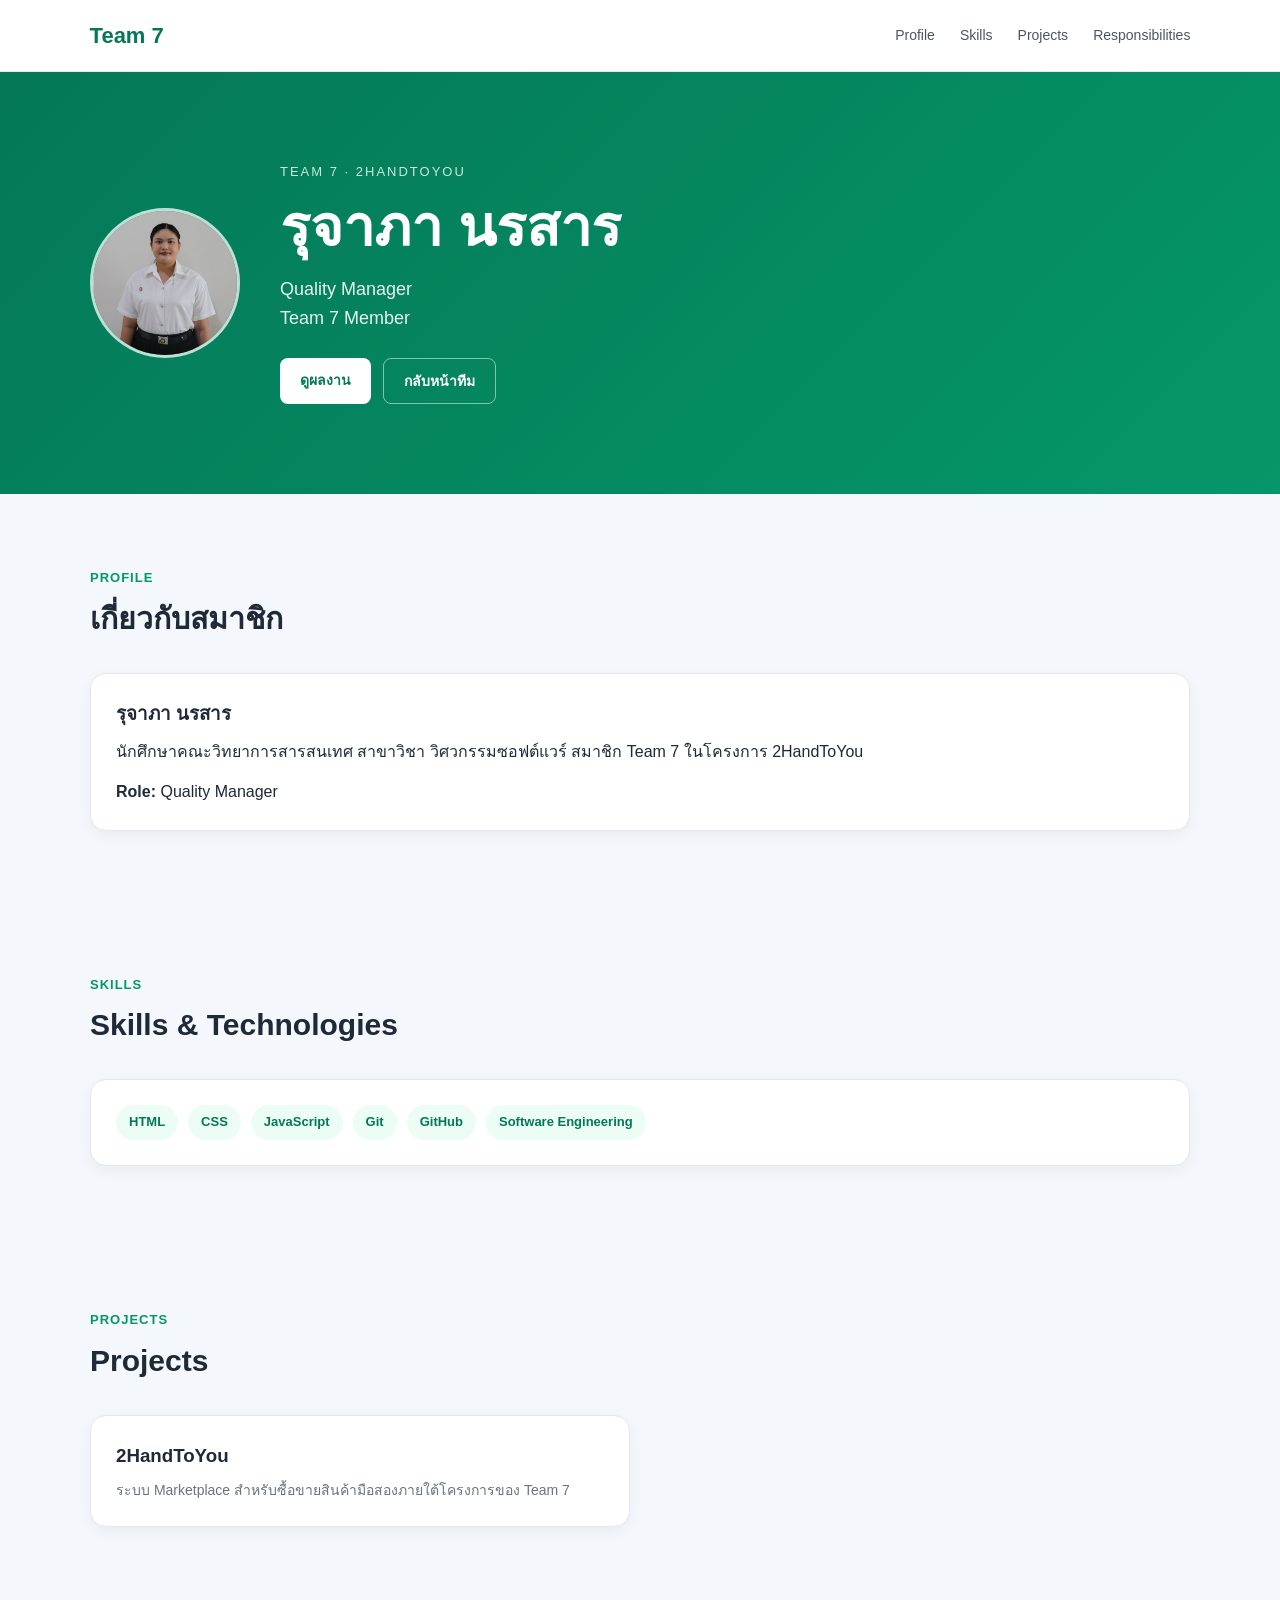
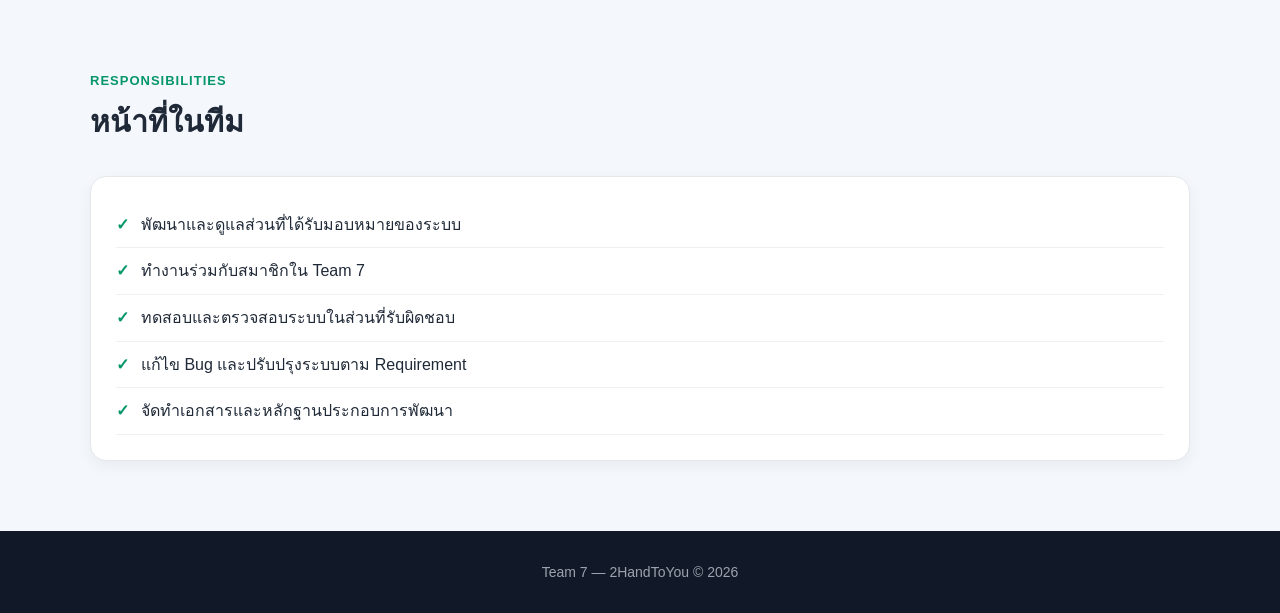
<file: members/ruchapa/index.html>
<!DOCTYPE html>
<html lang="th">
<head>
    <meta charset="UTF-8">
    <meta name="viewport" content="width=device-width, initial-scale=1.0">

    <title>รุจาภา นรสาร | Team 7</title>

    <link rel="stylesheet" href="./style.css">
</head>

<body>

    <header class="navbar">
        <a href="../../index.html" class="logo">
            Team 7
        </a>

        <nav>
            <a href="#profile">Profile</a>
            <a href="#skills">Skills</a>
            <a href="#projects">Projects</a>
            <a href="#responsibilities">Responsibilities</a>
        </nav>
    </header>

    <main>

        <section class="hero">
            <div class="hero-content">

                <div class="avatar">
                    <img src="./photo.svg" alt="รุจาภา นรสาร">
                </div>

                <div>
                    <p class="eyebrow">TEAM 7 · 2HANDTOYOU</p>

                    <h1>
                        รุจาภา นรสาร
                    </h1>

                    <p class="description">
                        Quality Manager 
                        <br>
                        Team 7 Member
                    </p>

                    <div class="hero-buttons">
                        <a href="#projects" class="btn primary">
                            ดูผลงาน
                        </a>

                        <a href="../../index.html" class="btn secondary">
                            กลับหน้าทีม
                        </a>
                    </div>
                </div>

            </div>
        </section>

        <div id="app"></div>

    </main>

    <footer>
        <p>
            Team 7 — 2HandToYou © 2026
        </p>
    </footer>

    <script src="./app.js"></script>

</body>
</html>
</file>
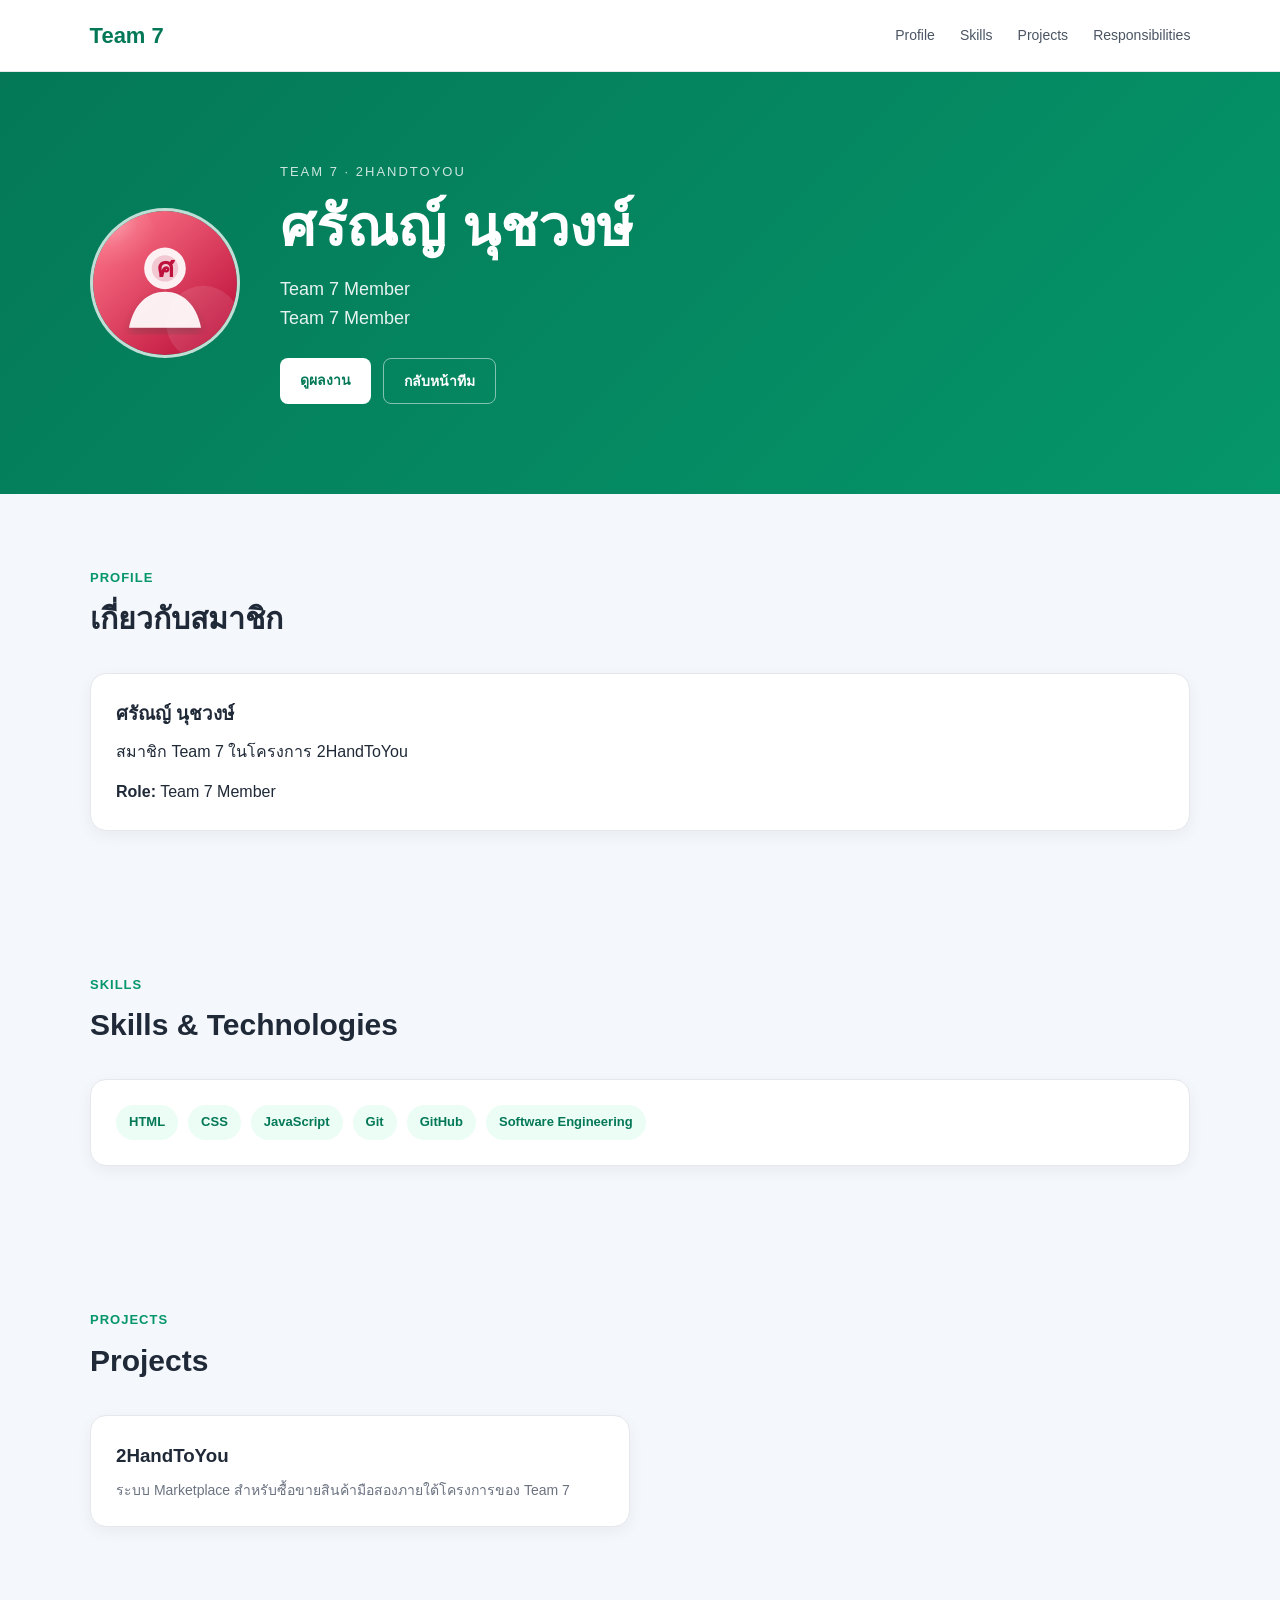
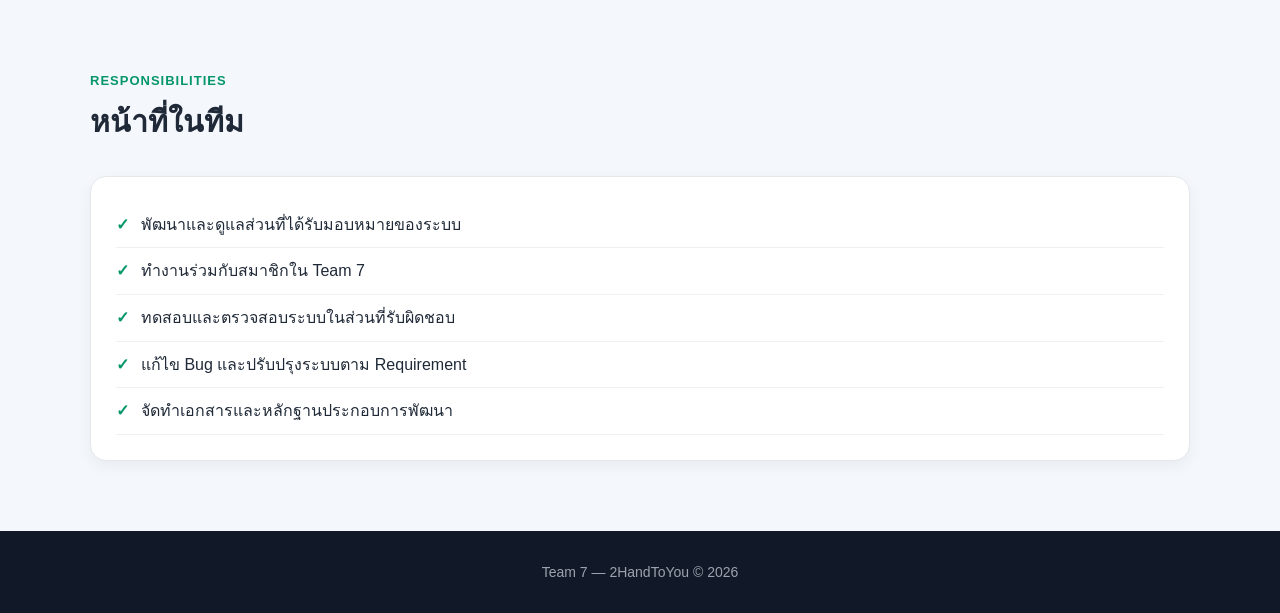
<file: members/saran/index.html>
<!DOCTYPE html>
<html lang="th">
<head>
    <meta charset="UTF-8">
    <meta name="viewport" content="width=device-width, initial-scale=1.0">

    <title>ศรัณญ์ นุชวงษ์ | Team 7</title>

    <link rel="stylesheet" href="./style.css">
</head>

<body>

    <header class="navbar">
        <a href="../../index.html" class="logo">
            Team 7
        </a>

        <nav>
            <a href="#profile">Profile</a>
            <a href="#skills">Skills</a>
            <a href="#projects">Projects</a>
            <a href="#responsibilities">Responsibilities</a>
        </nav>
    </header>

    <main>

        <section class="hero">
            <div class="hero-content">

                <div class="avatar">
                    <img src="./profile.svg" alt="ศรัณญ์ นุชวงษ์">
                </div>

                <div>
                    <p class="eyebrow">TEAM 7 · 2HANDTOYOU</p>

                    <h1>
                        ศรัณญ์ นุชวงษ์
                    </h1>

                    <p class="description">
                        Team 7 Member
                        <br>
                        Team 7 Member
                    </p>

                    <div class="hero-buttons">
                        <a href="#projects" class="btn primary">
                            ดูผลงาน
                        </a>

                        <a href="../../index.html" class="btn secondary">
                            กลับหน้าทีม
                        </a>
                    </div>
                </div>

            </div>
        </section>

        <div id="app"></div>

    </main>

    <footer>
        <p>
            Team 7 — 2HandToYou © 2026
        </p>
    </footer>

    <script src="./app.js"></script>

</body>
</html>
</file>
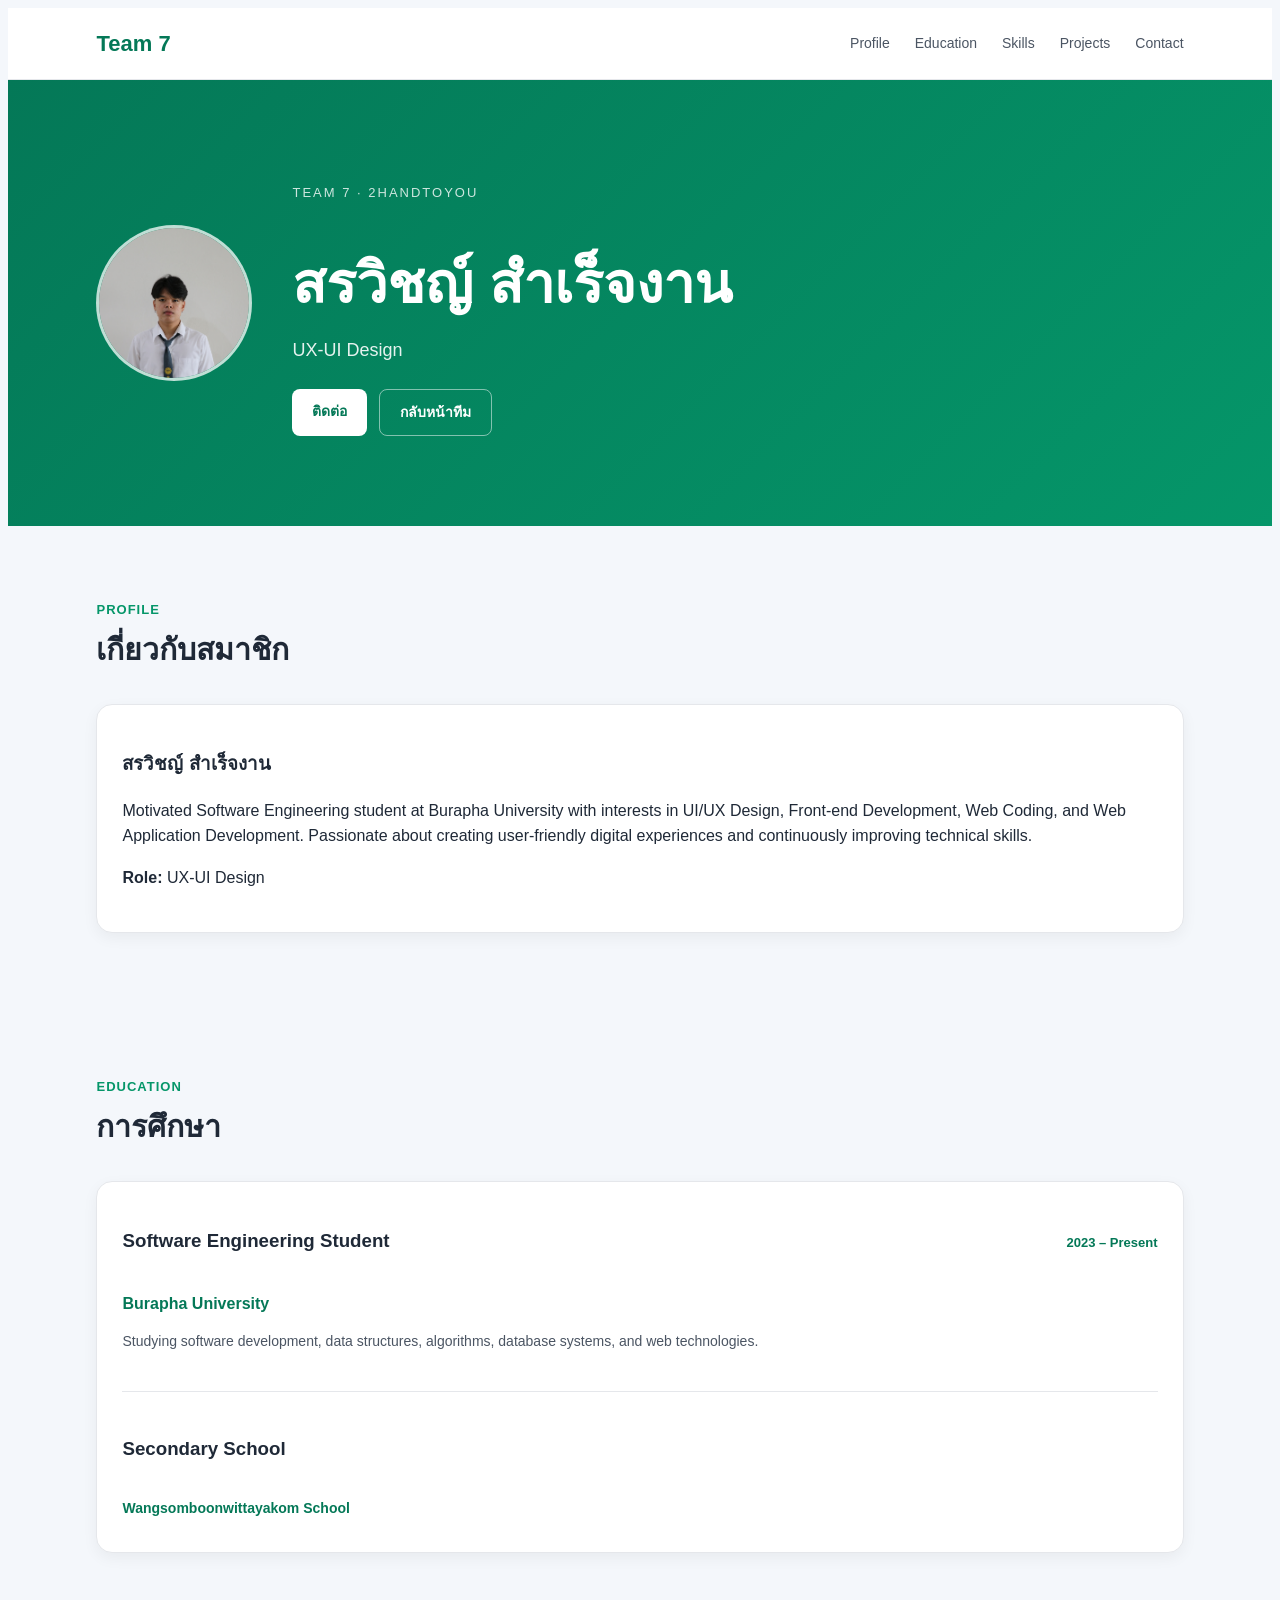
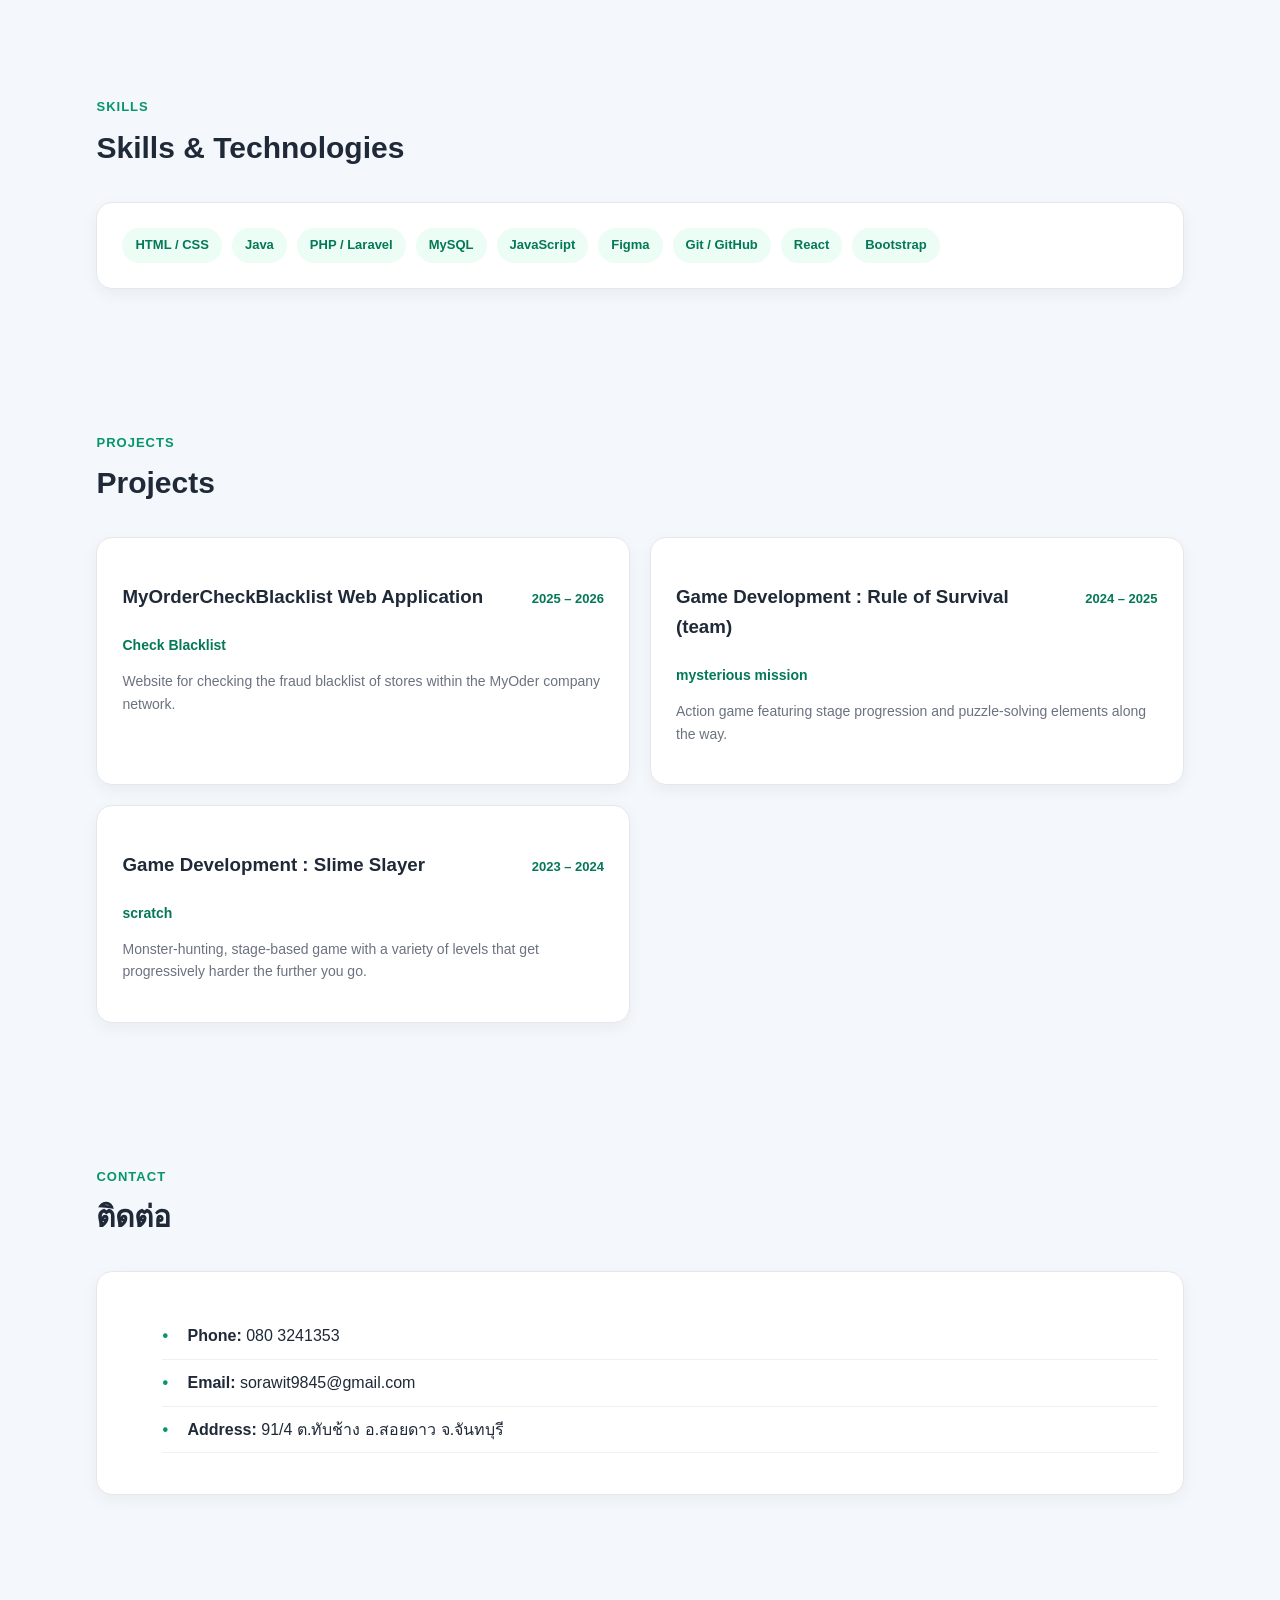
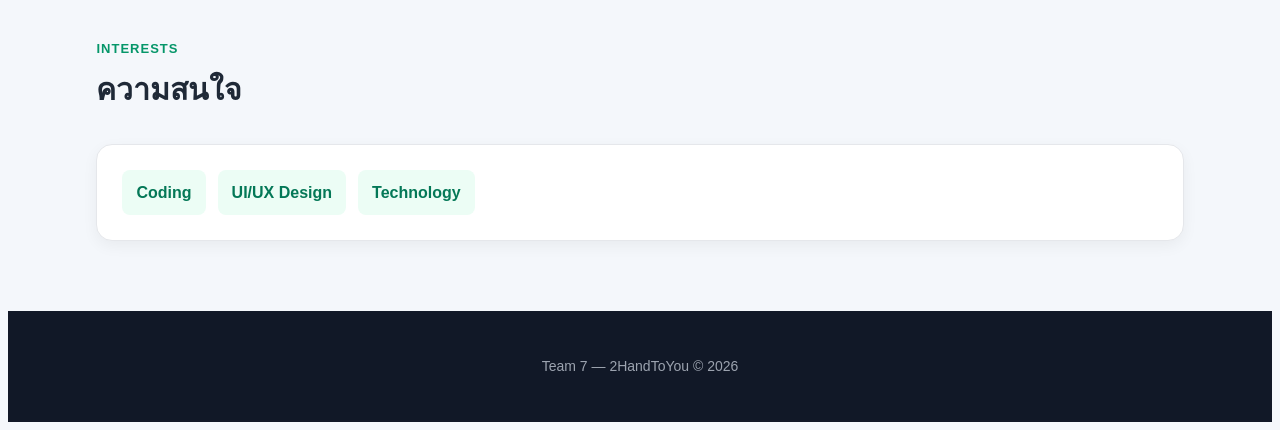
<file: members/sorawit/index.html>
<!DOCTYPE html>
<html lang="th">
<head>
    <meta charset="UTF-8">
    <meta name="viewport" content="width=device-width, initial-scale=1.0">

    <title>สรวิชญ์ สำเร็จงาน | Team 7</title>

    <link rel="stylesheet" href="./style.css">
</head>

<body>

    <header class="navbar">
        <a href="../../index.html" class="logo">
            Team 7
        </a>

        <nav>
            <a href="#profile">Profile</a>
            <a href="#education">Education</a>
            <a href="#skills">Skills</a>
            <a href="#projects">Projects</a>
            <a href="#contact">Contact</a>
        </nav>
    </header>

    <main>

        <section class="hero">
            <div class="hero-content">

                <div class="avatar">
                    <img
                        src="./assets/sorawit-profile.jpg"
                        alt="รูปโปรไฟล์ของ สรวิชญ์ สำเร็จงาน"
                    >
                </div>

                <div>
                    <p class="eyebrow">TEAM 7 · 2HANDTOYOU</p>

                    <h1>
                        สรวิชญ์ สำเร็จงาน
                    </h1>

                    <p class="description">
                        UX-UI Design
                    </p>

                    <div class="hero-buttons">
                        <a href="#contact" class="btn primary">
                            ติดต่อ
                        </a>

                        <a href="../../index.html" class="btn secondary">
                            กลับหน้าทีม
                        </a>
                    </div>
                </div>

            </div>
        </section>

        <div id="app"></div>

    </main>

    <footer>
        <p>
            Team 7 — 2HandToYou © 2026
        </p>
    </footer>

    <script src="./app.js"></script>

</body>
</html>
</file>
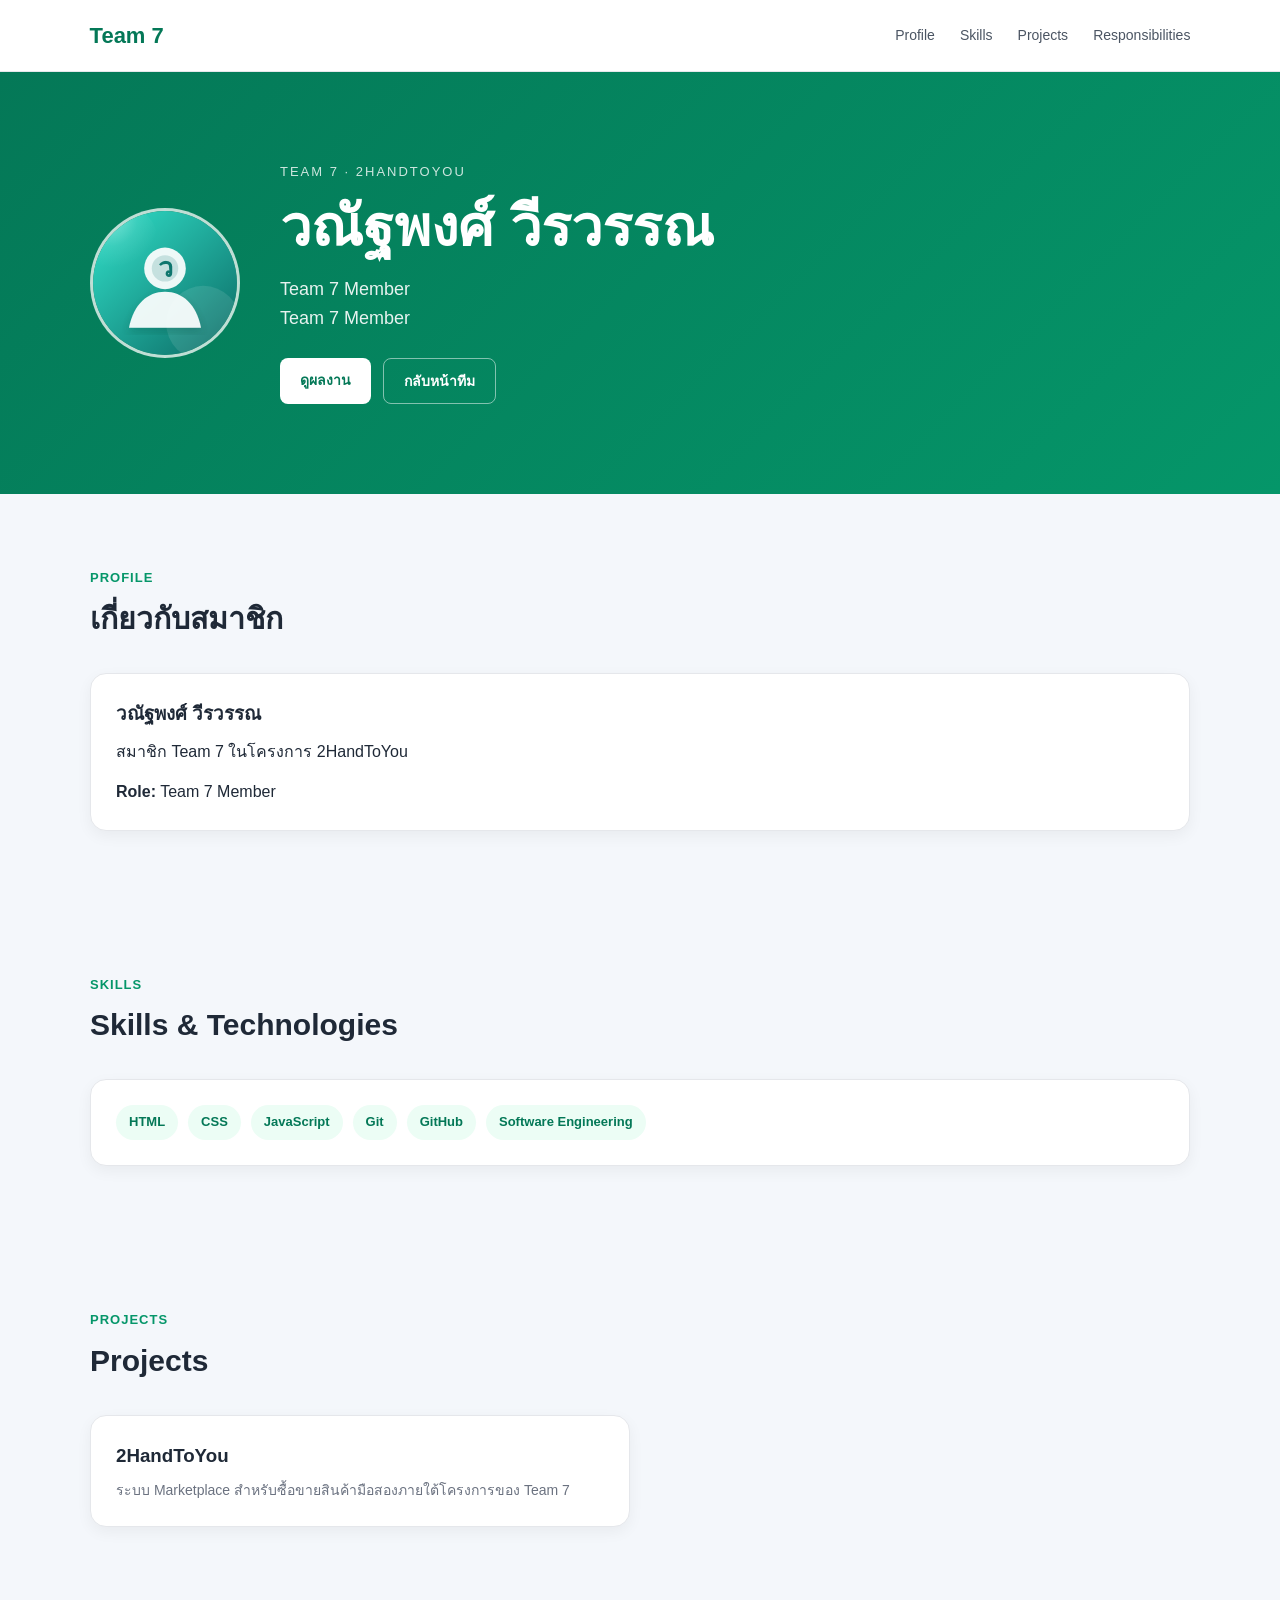
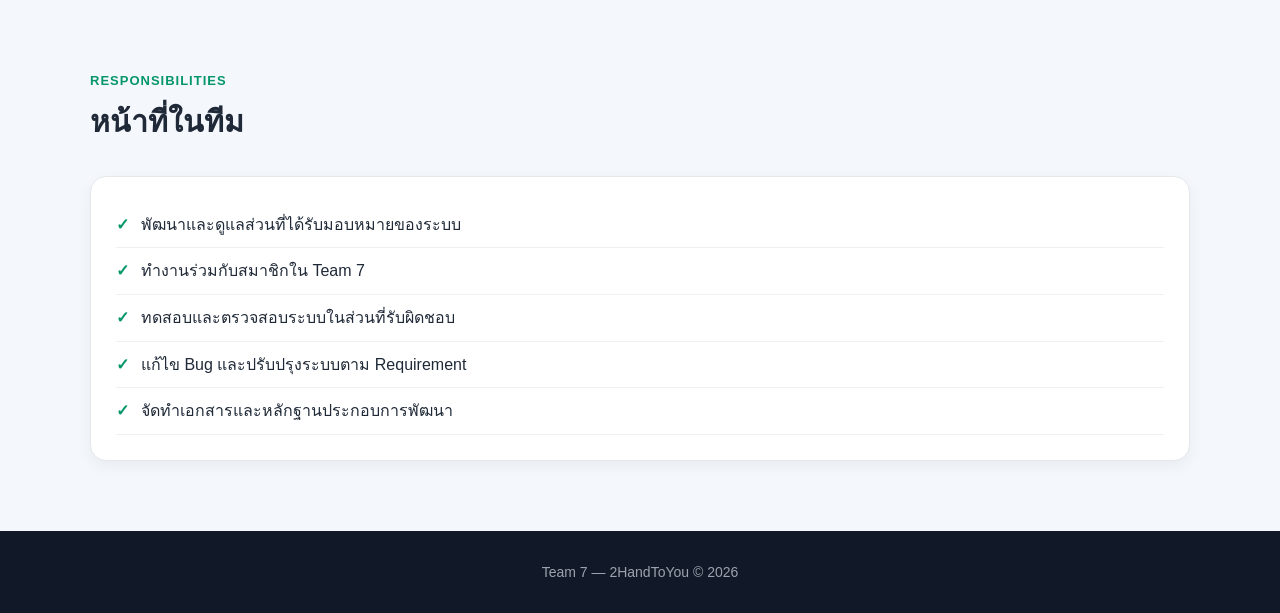
<file: members/wanatphong/index.html>
<!DOCTYPE html>
<html lang="th">
<head>
    <meta charset="UTF-8">
    <meta name="viewport" content="width=device-width, initial-scale=1.0">

    <title>วณัฐพงศ์ วีรวรรณ | Team 7</title>

    <link rel="stylesheet" href="./style.css">
</head>

<body>

    <header class="navbar">
        <a href="../../index.html" class="logo">
            Team 7
        </a>

        <nav>
            <a href="#profile">Profile</a>
            <a href="#skills">Skills</a>
            <a href="#projects">Projects</a>
            <a href="#responsibilities">Responsibilities</a>
        </nav>
    </header>

    <main>

        <section class="hero">
            <div class="hero-content">

                <div class="avatar">
                    <img src="./profile.svg" alt="วณัฐพงศ์ วีรวรรณ">
                </div>

                <div>
                    <p class="eyebrow">TEAM 7 · 2HANDTOYOU</p>

                    <h1>
                        วณัฐพงศ์ วีรวรรณ
                    </h1>

                    <p class="description">
                        Team 7 Member
                        <br>
                        Team 7 Member
                    </p>

                    <div class="hero-buttons">
                        <a href="#projects" class="btn primary">
                            ดูผลงาน
                        </a>

                        <a href="../../index.html" class="btn secondary">
                            กลับหน้าทีม
                        </a>
                    </div>
                </div>

            </div>
        </section>

        <div id="app"></div>

    </main>

    <footer>
        <p>
            Team 7 — 2HandToYou © 2026
        </p>
    </footer>

    <script src="./app.js"></script>

</body>
</html>
</file>
<file: members/alongkorn/style.css>
* {
    margin: 0;
    padding: 0;
    box-sizing: border-box;
}

html {
    scroll-behavior: smooth;
}

body {
    font-family:
        Arial,
        "Noto Sans Thai",
        sans-serif;

    background: #f4f7fb;
    color: #1f2937;
    line-height: 1.6;
}

/* =========================
   NAVBAR
========================= */

.navbar {
    position: sticky;
    top: 0;
    z-index: 100;

    display: flex;
    align-items: center;
    justify-content: space-between;

    padding: 18px 7%;

    background: rgba(255, 255, 255, 0.95);
    border-bottom: 1px solid #e5e7eb;

    backdrop-filter: blur(10px);
}

.logo {
    color: #047857;
    text-decoration: none;
    font-size: 22px;
    font-weight: 800;
}

.navbar nav {
    display: flex;
    gap: 25px;
}

.navbar nav a {
    color: #4b5563;
    text-decoration: none;
    font-size: 14px;
    transition: 0.2s;
}

.navbar nav a:hover {
    color: #047857;
}

/* =========================
   HERO
========================= */

.hero {
    background: linear-gradient(
        135deg,
        #047857,
        #059669
    );

    color: white;
    padding: 90px 7%;
}

.hero-content {
    max-width: 1100px;
    margin: auto;

    display: flex;
    align-items: center;
    gap: 40px;
}

.avatar {
    width: 150px;
    height: 150px;

    flex-shrink: 0;

    display: flex;
    align-items: center;
    justify-content: center;

    border-radius: 50%;

    background: rgba(255, 255, 255, 0.15);
    border: 3px solid rgba(255, 255, 255, 0.7);

    font-size: 60px;
    font-weight: bold;
}

.avatar img {
    width: 100%;
    height: 100%;
    display: block;
    object-fit: cover;
    border-radius: 50%;
}

.eyebrow {
    font-size: 13px;
    letter-spacing: 2px;
    opacity: 0.8;

    margin-bottom: 10px;
}

.hero h1 {
    font-size: clamp(34px, 5vw, 56px);
    line-height: 1.2;

    margin-bottom: 15px;
}

.description {
    font-size: 18px;
    opacity: 0.9;
}

/* =========================
   BUTTON
========================= */

.hero-buttons {
    display: flex;
    gap: 12px;

    margin-top: 25px;
}

.btn {
    display: inline-block;

    padding: 11px 20px;

    border-radius: 8px;

    text-decoration: none;

    font-size: 14px;
    font-weight: 600;

    transition: 0.2s;
}

.btn.primary {
    background: white;
    color: #047857;
}

.btn.primary:hover {
    transform: translateY(-2px);
}

.btn.secondary {
    border: 1px solid rgba(255, 255, 255, 0.5);
    color: white;
}

.btn.secondary:hover {
    background: rgba(255, 255, 255, 0.1);
}

/* =========================
   CONTENT
========================= */

.container {
    width: min(1100px, 86%);
    margin: auto;
    padding: 70px 0;
}

.section-header {
    margin-bottom: 30px;
}

.section-header span {
    color: #059669;
    font-size: 13px;
    font-weight: bold;
    letter-spacing: 1px;
}

.section-header h2 {
    font-size: 30px;
    margin-top: 5px;
}

/* =========================
   CARD
========================= */

.card {
    background: white;

    border: 1px solid #e5e7eb;
    border-radius: 16px;

    padding: 25px;

    box-shadow:
        0 5px 15px rgba(0, 0, 0, 0.05);

    transition: 0.2s;
}

.card:hover {
    transform: translateY(-3px);

    box-shadow:
        0 12px 25px rgba(0, 0, 0, 0.08);
}

/* =========================
   GRID
========================= */

.grid {
    display: grid;
    grid-template-columns: repeat(2, 1fr);
    gap: 20px;
}

/* =========================
   SKILLS
========================= */

.skill-list {
    display: flex;
    flex-wrap: wrap;
    gap: 10px;
}

.skill {
    padding: 7px 13px;

    background: #ecfdf5;
    color: #047857;

    border-radius: 20px;

    font-size: 13px;
    font-weight: 600;
}

/* =========================
   PROJECT
========================= */

.project-card h3 {
    margin-bottom: 8px;
}

.project-card p {
    color: #6b7280;
    font-size: 14px;
}

/* =========================
   RESPONSIBILITY
========================= */

.responsibility-list {
    list-style: none;
}

.responsibility-list li {
    position: relative;

    padding: 10px 0 10px 25px;

    border-bottom: 1px solid #f0f0f0;
}

.responsibility-list li::before {
    content: "✓";

    position: absolute;
    left: 0;

    color: #059669;
    font-weight: bold;
}

/* =========================
   FOOTER
========================= */

footer {
    padding: 30px;

    text-align: center;

    background: #111827;
    color: #9ca3af;

    font-size: 14px;
}

/* =========================
   RESPONSIVE
========================= */

@media (max-width: 700px) {

    .navbar {
        padding: 15px 5%;
    }

    .navbar nav {
        display: none;
    }

    .hero {
        padding: 60px 5%;
    }

    .hero-content {
        flex-direction: column;
        align-items: flex-start;
    }

    .avatar {
        width: 110px;
        height: 110px;
        font-size: 42px;
    }

    .container {
        width: 90%;
    }

    .grid {
        grid-template-columns: 1fr;
    }
}
</file>
<file: members/chotiwit/style.css>
* {
    margin: 0;
    padding: 0;
    box-sizing: border-box;
}

html {
    scroll-behavior: smooth;
}

body {
    font-family:
        Arial,
        "Noto Sans Thai",
        sans-serif;

    background: #f4f7fb;
    color: #1f2937;
    line-height: 1.6;
}

/* =========================
   NAVBAR
========================= */

.navbar {
    position: sticky;
    top: 0;
    z-index: 100;

    display: flex;
    align-items: center;
    justify-content: space-between;

    padding: 18px 7%;

    background: rgba(255, 255, 255, 0.95);
    border-bottom: 1px solid #e5e7eb;

    backdrop-filter: blur(10px);
}

.logo {
    color: #047857;
    text-decoration: none;
    font-size: 22px;
    font-weight: 800;
}

.navbar nav {
    display: flex;
    gap: 25px;
}

.navbar nav a {
    color: #4b5563;
    text-decoration: none;
    font-size: 14px;
    transition: 0.2s;
}

.navbar nav a:hover {
    color: #047857;
}

/* =========================
   HERO
========================= */

.hero {
    background: linear-gradient(
        135deg,
        #047857,
        #059669
    );

    color: white;
    padding: 90px 7%;
}

.hero-content {
    max-width: 1100px;
    margin: auto;

    display: flex;
    align-items: center;
    gap: 40px;
}

.avatar {
    width: 150px;
    height: 150px;

    flex-shrink: 0;

    display: flex;
    align-items: center;
    justify-content: center;

    border-radius: 50%;

    background: rgba(255, 255, 255, 0.15);
    border: 3px solid rgba(255, 255, 255, 0.7);

    font-size: 60px;
    font-weight: bold;
}

.avatar img {
    width: 100%;
    height: 100%;
    display: block;
    object-fit: cover;
    border-radius: 50%;
}

.eyebrow {
    font-size: 13px;
    letter-spacing: 2px;
    opacity: 0.8;

    margin-bottom: 10px;
}

.hero h1 {
    font-size: clamp(34px, 5vw, 56px);
    line-height: 1.2;

    margin-bottom: 15px;
}

.description {
    font-size: 18px;
    opacity: 0.9;
}

/* =========================
   BUTTON
========================= */

.hero-buttons {
    display: flex;
    gap: 12px;

    margin-top: 25px;
}

.btn {
    display: inline-block;

    padding: 11px 20px;

    border-radius: 8px;

    text-decoration: none;

    font-size: 14px;
    font-weight: 600;

    transition: 0.2s;
}

.btn.primary {
    background: white;
    color: #047857;
}

.btn.primary:hover {
    transform: translateY(-2px);
}

.btn.secondary {
    border: 1px solid rgba(255, 255, 255, 0.5);
    color: white;
}

.btn.secondary:hover {
    background: rgba(255, 255, 255, 0.1);
}

/* =========================
   CONTENT
========================= */

.container {
    width: min(1100px, 86%);
    margin: auto;
    padding: 70px 0;
}

.section-header {
    margin-bottom: 30px;
}

.section-header span {
    color: #059669;
    font-size: 13px;
    font-weight: bold;
    letter-spacing: 1px;
}

.section-header h2 {
    font-size: 30px;
    margin-top: 5px;
}

/* =========================
   CARD
========================= */

.card {
    background: white;

    border: 1px solid #e5e7eb;
    border-radius: 16px;

    padding: 25px;

    box-shadow:
        0 5px 15px rgba(0, 0, 0, 0.05);

    transition: 0.2s;
}

.card:hover {
    transform: translateY(-3px);

    box-shadow:
        0 12px 25px rgba(0, 0, 0, 0.08);
}

/* =========================
   GRID
========================= */

.grid {
    display: grid;
    grid-template-columns: repeat(2, 1fr);
    gap: 20px;
}

/* =========================
   SKILLS
========================= */

.skill-list {
    display: flex;
    flex-wrap: wrap;
    gap: 10px;
}

.skill {
    padding: 7px 13px;

    background: #ecfdf5;
    color: #047857;

    border-radius: 20px;

    font-size: 13px;
    font-weight: 600;
}

/* =========================
   PROJECT
========================= */

.project-card h3 {
    margin-bottom: 8px;
}

.project-card p {
    color: #6b7280;
    font-size: 14px;
}

/* =========================
   RESPONSIBILITY
========================= */

.responsibility-list {
    list-style: none;
}

.responsibility-list li {
    position: relative;

    padding: 10px 0 10px 25px;

    border-bottom: 1px solid #f0f0f0;
}

.responsibility-list li::before {
    content: "✓";

    position: absolute;
    left: 0;

    color: #059669;
    font-weight: bold;
}

/* =========================
   FOOTER
========================= */

footer {
    padding: 30px;

    text-align: center;

    background: #111827;
    color: #9ca3af;

    font-size: 14px;
}

/* =========================
   RESPONSIVE
========================= */

@media (max-width: 700px) {

    .navbar {
        padding: 15px 5%;
    }

    .navbar nav {
        display: none;
    }

    .hero {
        padding: 60px 5%;
    }

    .hero-content {
        flex-direction: column;
        align-items: flex-start;
    }

    .avatar {
        width: 110px;
        height: 110px;
        font-size: 42px;
    }

    .container {
        width: 90%;
    }

    .grid {
        grid-template-columns: 1fr;
    }
}
</file>
<file: members/kitti/style.css>
* {
    margin: 0;
    padding: 0;
    box-sizing: border-box;
}

html {
    scroll-behavior: smooth;
}

body {
    font-family:
        Arial,
        "Noto Sans Thai",
        sans-serif;

    background: #f4f7fb;
    color: #1f2937;
    line-height: 1.6;
}

/* =========================
   NAVBAR
========================= */

.navbar {
    position: sticky;
    top: 0;
    z-index: 100;

    display: flex;
    align-items: center;
    justify-content: space-between;

    padding: 18px 7%;

    background: rgba(255, 255, 255, 0.95);
    border-bottom: 1px solid #e5e7eb;

    backdrop-filter: blur(10px);
}

.logo {
    color: #047857;
    text-decoration: none;
    font-size: 22px;
    font-weight: 800;
}

.navbar nav {
    display: flex;
    gap: 25px;
}

.navbar nav a {
    color: #4b5563;
    text-decoration: none;
    font-size: 14px;
    transition: 0.2s;
}

.navbar nav a:hover {
    color: #047857;
}

/* =========================
   HERO
========================= */

.hero {
    background: linear-gradient(
        135deg,
        #047857,
        #059669
    );

    color: white;
    padding: 90px 7%;
}

.hero-content {
    max-width: 1100px;
    margin: auto;

    display: flex;
    align-items: center;
    gap: 40px;
}

.avatar {
    width: 150px;
    height: 150px;

    flex-shrink: 0;

    display: flex;
    align-items: center;
    justify-content: center;

    border-radius: 50%;

    background: rgba(255, 255, 255, 0.15);
    border: 3px solid rgba(255, 255, 255, 0.7);

    font-size: 60px;
    font-weight: bold;
}

.avatar img {
    width: 100%;
    height: 100%;
    display: block;
    object-fit: cover;
    border-radius: 50%;
}

.eyebrow {
    font-size: 13px;
    letter-spacing: 2px;
    opacity: 0.8;

    margin-bottom: 10px;
}

.hero h1 {
    font-size: clamp(34px, 5vw, 56px);
    line-height: 1.2;

    margin-bottom: 15px;
}

.description {
    font-size: 18px;
    opacity: 0.9;
}

/* =========================
   BUTTON
========================= */

.hero-buttons {
    display: flex;
    gap: 12px;

    margin-top: 25px;
}

.btn {
    display: inline-block;

    padding: 11px 20px;

    border-radius: 8px;

    text-decoration: none;

    font-size: 14px;
    font-weight: 600;

    transition: 0.2s;
}

.btn.primary {
    background: white;
    color: #047857;
}

.btn.primary:hover {
    transform: translateY(-2px);
}

.btn.secondary {
    border: 1px solid rgba(255, 255, 255, 0.5);
    color: white;
}

.btn.secondary:hover {
    background: rgba(255, 255, 255, 0.1);
}

/* =========================
   CONTENT
========================= */

.container {
    width: min(1100px, 86%);
    margin: auto;
    padding: 70px 0;
}

.section-header {
    margin-bottom: 30px;
}

.section-header span {
    color: #059669;
    font-size: 13px;
    font-weight: bold;
    letter-spacing: 1px;
}

.section-header h2 {
    font-size: 30px;
    margin-top: 5px;
}

/* =========================
   CARD
========================= */

.card {
    background: white;

    border: 1px solid #e5e7eb;
    border-radius: 16px;

    padding: 25px;

    box-shadow:
        0 5px 15px rgba(0, 0, 0, 0.05);

    transition: 0.2s;
}

.card:hover {
    transform: translateY(-3px);

    box-shadow:
        0 12px 25px rgba(0, 0, 0, 0.08);
}

/* =========================
   GRID
========================= */

.grid {
    display: grid;
    grid-template-columns: repeat(2, 1fr);
    gap: 20px;
}

/* =========================
   SKILLS
========================= */

.skill-list {
    display: flex;
    flex-wrap: wrap;
    gap: 10px;
}

.skill {
    padding: 7px 13px;

    background: #ecfdf5;
    color: #047857;

    border-radius: 20px;

    font-size: 13px;
    font-weight: 600;
}

/* =========================
   PROJECT
========================= */

.project-card h3 {
    margin-bottom: 8px;
}

.project-card p {
    color: #6b7280;
    font-size: 14px;
}

/* =========================
   RESPONSIBILITY
========================= */

.responsibility-list {
    list-style: none;
}

.responsibility-list li {
    position: relative;

    padding: 10px 0 10px 25px;

    border-bottom: 1px solid #f0f0f0;
}

.responsibility-list li::before {
    content: "✓";

    position: absolute;
    left: 0;

    color: #059669;
    font-weight: bold;
}

/* =========================
   FOOTER
========================= */

footer {
    padding: 30px;

    text-align: center;

    background: #111827;
    color: #9ca3af;

    font-size: 14px;
}

/* =========================
   RESPONSIVE
========================= */

@media (max-width: 700px) {

    .navbar {
        padding: 15px 5%;
    }

    .navbar nav {
        display: none;
    }

    .hero {
        padding: 60px 5%;
    }

    .hero-content {
        flex-direction: column;
        align-items: flex-start;
    }

    .avatar {
        width: 110px;
        height: 110px;
        font-size: 42px;
    }

    .container {
        width: 90%;
    }

    .grid {
        grid-template-columns: 1fr;
    }
}
</file>
<file: members/natthawitra/style.css>
* {
    margin: 0;
    padding: 0;
    box-sizing: border-box;
}

html {
    scroll-behavior: smooth;
}

body {
    font-family:
        Arial,
        "Noto Sans Thai",
        sans-serif;

    background: #f4f7fb;
    color: #1f2937;
    line-height: 1.6;
}

/* =========================
   NAVBAR
========================= */

.navbar {
    position: sticky;
    top: 0;
    z-index: 100;

    display: flex;
    align-items: center;
    justify-content: space-between;

    padding: 18px 7%;

    background: rgba(255, 255, 255, 0.95);
    border-bottom: 1px solid #e5e7eb;

    backdrop-filter: blur(10px);
}

.logo {
    color: #047857;
    text-decoration: none;
    font-size: 22px;
    font-weight: 800;
}

.navbar nav {
    display: flex;
    gap: 25px;
}

.navbar nav a {
    color: #4b5563;
    text-decoration: none;
    font-size: 14px;
    transition: 0.2s;
}

.navbar nav a:hover {
    color: #047857;
}

/* =========================
   HERO
========================= */

.hero {
    background: linear-gradient(
        135deg,
        #047857,
        #059669
    );

    color: white;
    padding: 90px 7%;
}

.hero-content {
    max-width: 1100px;
    margin: auto;

    display: flex;
    align-items: center;
    gap: 40px;
}

.avatar {
    width: 150px;
    height: 150px;

    flex-shrink: 0;

    display: flex;
    align-items: center;
    justify-content: center;

    border-radius: 50%;

    background: rgba(255, 255, 255, 0.15);
    border: 3px solid rgba(255, 255, 255, 0.7);

    font-size: 60px;
    font-weight: bold;
}

.avatar img {
    width: 100%;
    height: 100%;
    display: block;
    object-fit: cover;
    border-radius: 50%;
}

.eyebrow {
    font-size: 13px;
    letter-spacing: 2px;
    opacity: 0.8;

    margin-bottom: 10px;
}

.hero h1 {
    font-size: clamp(34px, 5vw, 56px);
    line-height: 1.2;

    margin-bottom: 15px;
}

.description {
    font-size: 18px;
    opacity: 0.9;
}

/* =========================
   BUTTON
========================= */

.hero-buttons {
    display: flex;
    gap: 12px;

    margin-top: 25px;
}

.btn {
    display: inline-block;

    padding: 11px 20px;

    border-radius: 8px;

    text-decoration: none;

    font-size: 14px;
    font-weight: 600;

    transition: 0.2s;
}

.btn.primary {
    background: white;
    color: #047857;
}

.btn.primary:hover {
    transform: translateY(-2px);
}

.btn.secondary {
    border: 1px solid rgba(255, 255, 255, 0.5);
    color: white;
}

.btn.secondary:hover {
    background: rgba(255, 255, 255, 0.1);
}

/* =========================
   CONTENT
========================= */

.container {
    width: min(1100px, 86%);
    margin: auto;
    padding: 70px 0;
}

.section-header {
    margin-bottom: 30px;
}

.section-header span {
    color: #059669;
    font-size: 13px;
    font-weight: bold;
    letter-spacing: 1px;
}

.section-header h2 {
    font-size: 30px;
    margin-top: 5px;
}

/* =========================
   CARD
========================= */

.card {
    background: white;

    border: 1px solid #e5e7eb;
    border-radius: 16px;

    padding: 25px;

    box-shadow:
        0 5px 15px rgba(0, 0, 0, 0.05);

    transition: 0.2s;
}

.card:hover {
    transform: translateY(-3px);

    box-shadow:
        0 12px 25px rgba(0, 0, 0, 0.08);
}

/* =========================
   GRID
========================= */

.grid {
    display: grid;
    grid-template-columns: repeat(2, 1fr);
    gap: 20px;
}

/* =========================
   SKILLS
========================= */

.skill-list {
    display: flex;
    flex-wrap: wrap;
    gap: 10px;
}

.skill {
    padding: 7px 13px;

    background: #ecfdf5;
    color: #047857;

    border-radius: 20px;

    font-size: 13px;
    font-weight: 600;
}

/* =========================
   PROJECT
========================= */

.project-card h3 {
    margin-bottom: 8px;
}

.project-card p {
    color: #6b7280;
    font-size: 14px;
}

/* =========================
   RESPONSIBILITY
========================= */

.responsibility-list {
    list-style: none;
}

.responsibility-list li {
    position: relative;

    padding: 10px 0 10px 25px;

    border-bottom: 1px solid #f0f0f0;
}

.responsibility-list li::before {
    content: "✓";

    position: absolute;
    left: 0;

    color: #059669;
    font-weight: bold;
}

/* =========================
   FOOTER
========================= */

footer {
    padding: 30px;

    text-align: center;

    background: #111827;
    color: #9ca3af;

    font-size: 14px;
}

/* =========================
   RESPONSIVE
========================= */

@media (max-width: 700px) {

    .navbar {
        padding: 15px 5%;
    }

    .navbar nav {
        display: none;
    }

    .hero {
        padding: 60px 5%;
    }

    .hero-content {
        flex-direction: column;
        align-items: flex-start;
    }

    .avatar {
        width: 110px;
        height: 110px;
        font-size: 42px;
    }

    .container {
        width: 90%;
    }

    .grid {
        grid-template-columns: 1fr;
    }
}
</file>
<file: members/parin/style.css>
* {
    margin: 0;
    padding: 0;
    box-sizing: border-box;
}

html {
    scroll-behavior: smooth;
}

body {
    font-family:
        Arial,
        "Noto Sans Thai",
        sans-serif;

    background: #f4f7fb;
    color: #1f2937;
    line-height: 1.6;
}

/* =========================
   NAVBAR
========================= */

.navbar {
    position: sticky;
    top: 0;
    z-index: 100;

    display: flex;
    align-items: center;
    justify-content: space-between;

    padding: 18px 7%;

    background: rgba(255, 255, 255, 0.95);
    border-bottom: 1px solid #e5e7eb;

    backdrop-filter: blur(10px);
}

.logo {
    color: #047857;
    text-decoration: none;
    font-size: 22px;
    font-weight: 800;
}

.navbar nav {
    display: flex;
    gap: 25px;
}

.navbar nav a {
    color: #4b5563;
    text-decoration: none;
    font-size: 14px;
    transition: 0.2s;
}

.navbar nav a:hover {
    color: #047857;
}

/* =========================
   HERO
========================= */

.hero {
    background: linear-gradient(
        135deg,
        #047857,
        #059669
    );

    color: white;
    padding: 90px 7%;
}

.hero-content {
    max-width: 1100px;
    margin: auto;

    display: flex;
    align-items: center;
    gap: 40px;
}

.avatar {
    width: 150px;
    height: 150px;

    flex-shrink: 0;

    display: flex;
    align-items: center;
    justify-content: center;

    border-radius: 50%;

    background: rgba(255, 255, 255, 0.15);
    border: 3px solid rgba(255, 255, 255, 0.7);

    font-size: 60px;
    font-weight: bold;
}

.avatar img {
    width: 100%;
    height: 100%;
    display: block;
    object-fit: cover;
    border-radius: 50%;
}

.eyebrow {
    font-size: 13px;
    letter-spacing: 2px;
    opacity: 0.8;

    margin-bottom: 10px;
}

.hero h1 {
    font-size: clamp(34px, 5vw, 56px);
    line-height: 1.2;

    margin-bottom: 15px;
}

.description {
    font-size: 18px;
    opacity: 0.9;
}

/* =========================
   BUTTON
========================= */

.hero-buttons {
    display: flex;
    gap: 12px;

    margin-top: 25px;
}

.btn {
    display: inline-block;

    padding: 11px 20px;

    border-radius: 8px;

    text-decoration: none;

    font-size: 14px;
    font-weight: 600;

    transition: 0.2s;
}

.btn.primary {
    background: white;
    color: #047857;
}

.btn.primary:hover {
    transform: translateY(-2px);
}

.btn.secondary {
    border: 1px solid rgba(255, 255, 255, 0.5);
    color: white;
}

.btn.secondary:hover {
    background: rgba(255, 255, 255, 0.1);
}

/* =========================
   CONTENT
========================= */

.container {
    width: min(1100px, 86%);
    margin: auto;
    padding: 70px 0;
}

.section-header {
    margin-bottom: 30px;
}

.section-header span {
    color: #059669;
    font-size: 13px;
    font-weight: bold;
    letter-spacing: 1px;
}

.section-header h2 {
    font-size: 30px;
    margin-top: 5px;
}

/* =========================
   CARD
========================= */

.card {
    background: white;

    border: 1px solid #e5e7eb;
    border-radius: 16px;

    padding: 25px;

    box-shadow:
        0 5px 15px rgba(0, 0, 0, 0.05);

    transition: 0.2s;
}

.card:hover {
    transform: translateY(-3px);

    box-shadow:
        0 12px 25px rgba(0, 0, 0, 0.08);
}

/* =========================
   GRID
========================= */

.grid {
    display: grid;
    grid-template-columns: repeat(2, 1fr);
    gap: 20px;
}

/* =========================
   SKILLS
========================= */

.skill-list {
    display: flex;
    flex-wrap: wrap;
    gap: 10px;
}

.skill {
    padding: 7px 13px;

    background: #ecfdf5;
    color: #047857;

    border-radius: 20px;

    font-size: 13px;
    font-weight: 600;
}

/* =========================
   PROJECT
========================= */

.project-card h3 {
    margin-bottom: 8px;
}

.project-card p {
    color: #6b7280;
    font-size: 14px;
}

/* =========================
   RESPONSIBILITY
========================= */

.responsibility-list {
    list-style: none;
}

.responsibility-list li {
    position: relative;

    padding: 10px 0 10px 25px;

    border-bottom: 1px solid #f0f0f0;
}

.responsibility-list li::before {
    content: "✓";

    position: absolute;
    left: 0;

    color: #059669;
    font-weight: bold;
}

/* =========================
   FOOTER
========================= */

footer {
    padding: 30px;

    text-align: center;

    background: #111827;
    color: #9ca3af;

    font-size: 14px;
}

/* =========================
   RESPONSIVE
========================= */

@media (max-width: 700px) {

    .navbar {
        padding: 15px 5%;
    }

    .navbar nav {
        display: none;
    }

    .hero {
        padding: 60px 5%;
    }

    .hero-content {
        flex-direction: column;
        align-items: flex-start;
    }

    .avatar {
        width: 110px;
        height: 110px;
        font-size: 42px;
    }

    .container {
        width: 90%;
    }

    .grid {
        grid-template-columns: 1fr;
    }
}
</file>
<file: members/phithai/style.css>
* {
    margin: 0;
    padding: 0;
    box-sizing: border-box;
}

html {
    scroll-behavior: smooth;
}

body {
    font-family:
        Arial,
        "Noto Sans Thai",
        sans-serif;

    background: #f4f7fb;
    color: #1f2937;
    line-height: 1.6;
}

/* =========================
   NAVBAR
========================= */

.navbar {
    position: sticky;
    top: 0;
    z-index: 100;

    display: flex;
    align-items: center;
    justify-content: space-between;

    padding: 18px 7%;

    background: rgba(255, 255, 255, 0.95);
    border-bottom: 1px solid #e5e7eb;

    backdrop-filter: blur(10px);
}

.logo {
    color: #047857;
    text-decoration: none;
    font-size: 22px;
    font-weight: 800;
}

.navbar nav {
    display: flex;
    gap: 25px;
}

.navbar nav a {
    color: #4b5563;
    text-decoration: none;
    font-size: 14px;
    transition: 0.2s;
}

.navbar nav a:hover {
    color: #047857;
}

/* =========================
   HERO
========================= */

.hero {
    background: linear-gradient(
        135deg,
        #047857,
        #059669
    );

    color: white;
    padding: 90px 7%;
}

.hero-content {
    max-width: 1100px;
    margin: auto;

    display: flex;
    align-items: center;
    gap: 40px;
}

.avatar {
    width: 150px;
    height: 150px;

    flex-shrink: 0;

    display: flex;
    align-items: center;
    justify-content: center;

    border-radius: 50%;

    background: rgba(255, 255, 255, 0.15);
    border: 3px solid rgba(255, 255, 255, 0.7);

    font-size: 60px;
    font-weight: bold;
}

.avatar img {
    width: 100%;
    height: 100%;
    display: block;
    object-fit: cover;
    border-radius: 50%;
}

.eyebrow {
    font-size: 13px;
    letter-spacing: 2px;
    opacity: 0.8;

    margin-bottom: 10px;
}

.hero h1 {
    font-size: clamp(34px, 5vw, 56px);
    line-height: 1.2;

    margin-bottom: 15px;
}

.description {
    font-size: 18px;
    opacity: 0.9;
}

/* =========================
   BUTTON
========================= */

.hero-buttons {
    display: flex;
    gap: 12px;

    margin-top: 25px;
}

.btn {
    display: inline-block;

    padding: 11px 20px;

    border-radius: 8px;

    text-decoration: none;

    font-size: 14px;
    font-weight: 600;

    transition: 0.2s;
}

.btn.primary {
    background: white;
    color: #047857;
}

.btn.primary:hover {
    transform: translateY(-2px);
}

.btn.secondary {
    border: 1px solid rgba(255, 255, 255, 0.5);
    color: white;
}

.btn.secondary:hover {
    background: rgba(255, 255, 255, 0.1);
}

/* =========================
   CONTENT
========================= */

.container {
    width: min(1100px, 86%);
    margin: auto;
    padding: 70px 0;
}

.section-header {
    margin-bottom: 30px;
}

.section-header span {
    color: #059669;
    font-size: 13px;
    font-weight: bold;
    letter-spacing: 1px;
}

.section-header h2 {
    font-size: 30px;
    margin-top: 5px;
}

/* =========================
   CARD
========================= */

.card {
    background: white;

    border: 1px solid #e5e7eb;
    border-radius: 16px;

    padding: 25px;

    box-shadow:
        0 5px 15px rgba(0, 0, 0, 0.05);

    transition: 0.2s;
}

.card:hover {
    transform: translateY(-3px);

    box-shadow:
        0 12px 25px rgba(0, 0, 0, 0.08);
}

/* =========================
   GRID
========================= */

.grid {
    display: grid;
    grid-template-columns: repeat(2, 1fr);
    gap: 20px;
}

/* =========================
   SKILLS
========================= */

.skill-list {
    display: flex;
    flex-wrap: wrap;
    gap: 10px;
}

.skill {
    padding: 7px 13px;

    background: #ecfdf5;
    color: #047857;

    border-radius: 20px;

    font-size: 13px;
    font-weight: 600;
}

/* =========================
   PROJECT
========================= */

.project-card h3 {
    margin-bottom: 8px;
}

.project-card p {
    color: #6b7280;
    font-size: 14px;
}

/* =========================
   RESPONSIBILITY
========================= */

.responsibility-list {
    list-style: none;
}

.responsibility-list li {
    position: relative;

    padding: 10px 0 10px 25px;

    border-bottom: 1px solid #f0f0f0;
}

.responsibility-list li::before {
    content: "✓";

    position: absolute;
    left: 0;

    color: #059669;
    font-weight: bold;
}

/* =========================
   FOOTER
========================= */

footer {
    padding: 30px;

    text-align: center;

    background: #111827;
    color: #9ca3af;

    font-size: 14px;
}

/* =========================
   RESPONSIVE
========================= */

@media (max-width: 700px) {

    .navbar {
        padding: 15px 5%;
    }

    .navbar nav {
        display: none;
    }

    .hero {
        padding: 60px 5%;
    }

    .hero-content {
        flex-direction: column;
        align-items: flex-start;
    }

    .avatar {
        width: 110px;
        height: 110px;
        font-size: 42px;
    }

    .container {
        width: 90%;
    }

    .grid {
        grid-template-columns: 1fr;
    }
}
</file>
<file: members/prinnathon/style.css>
* {
    margin: 0;
    padding: 0;
    box-sizing: border-box;
}

html {
    scroll-behavior: smooth;
}

body {
    font-family:
        Arial,
        "Noto Sans Thai",
        sans-serif;

    background: #f4f7fb;
    color: #1f2937;
    line-height: 1.6;
}

/* =========================
   NAVBAR
========================= */

.navbar {
    position: sticky;
    top: 0;
    z-index: 100;

    display: flex;
    align-items: center;
    justify-content: space-between;

    padding: 18px 7%;

    background: rgba(255, 255, 255, 0.95);
    border-bottom: 1px solid #e5e7eb;

    backdrop-filter: blur(10px);
}

.logo {
    color: #047857;
    text-decoration: none;
    font-size: 22px;
    font-weight: 800;
}

.navbar nav {
    display: flex;
    gap: 25px;
}

.navbar nav a {
    color: #4b5563;
    text-decoration: none;
    font-size: 14px;
    transition: 0.2s;
}

.navbar nav a:hover {
    color: #047857;
}

/* =========================
   HERO
========================= */

.hero {
    background: linear-gradient(
        135deg,
        #047857,
        #059669
    );

    color: white;
    padding: 90px 7%;
}

.hero-content {
    max-width: 1100px;
    margin: auto;

    display: flex;
    align-items: center;
    gap: 40px;
}

.avatar {
    width: 150px;
    height: 150px;

    flex-shrink: 0;

    display: flex;
    align-items: center;
    justify-content: center;

    border-radius: 50%;

    background: rgba(255, 255, 255, 0.15);
    border: 3px solid rgba(255, 255, 255, 0.7);

    font-size: 60px;
    font-weight: bold;
}

.avatar img {
    width: 100%;
    height: 100%;
    display: block;
    object-fit: cover;
    border-radius: 50%;
}

.eyebrow {
    font-size: 13px;
    letter-spacing: 2px;
    opacity: 0.8;

    margin-bottom: 10px;
}

.hero h1 {
    font-size: clamp(34px, 5vw, 56px);
    line-height: 1.2;

    margin-bottom: 15px;
}

.description {
    font-size: 18px;
    opacity: 0.9;
}

/* =========================
   BUTTON
========================= */

.hero-buttons {
    display: flex;
    gap: 12px;

    margin-top: 25px;
}

.btn {
    display: inline-block;

    padding: 11px 20px;

    border-radius: 8px;

    text-decoration: none;

    font-size: 14px;
    font-weight: 600;

    transition: 0.2s;
}

.btn.primary {
    background: white;
    color: #047857;
}

.btn.primary:hover {
    transform: translateY(-2px);
}

.btn.secondary {
    border: 1px solid rgba(255, 255, 255, 0.5);
    color: white;
}

.btn.secondary:hover {
    background: rgba(255, 255, 255, 0.1);
}

/* =========================
   CONTENT
========================= */

.container {
    width: min(1100px, 86%);
    margin: auto;
    padding: 70px 0;
}

.section-header {
    margin-bottom: 30px;
}

.section-header span {
    color: #059669;
    font-size: 13px;
    font-weight: bold;
    letter-spacing: 1px;
}

.section-header h2 {
    font-size: 30px;
    margin-top: 5px;
}

/* =========================
   CARD
========================= */

.card {
    background: white;

    border: 1px solid #e5e7eb;
    border-radius: 16px;

    padding: 25px;

    box-shadow:
        0 5px 15px rgba(0, 0, 0, 0.05);

    transition: 0.2s;
}

.card:hover {
    transform: translateY(-3px);

    box-shadow:
        0 12px 25px rgba(0, 0, 0, 0.08);
}

/* =========================
   GRID
========================= */

.grid {
    display: grid;
    grid-template-columns: repeat(2, 1fr);
    gap: 20px;
}

/* =========================
   SKILLS
========================= */

.skill-list {
    display: flex;
    flex-wrap: wrap;
    gap: 10px;
}

.skill {
    padding: 7px 13px;

    background: #ecfdf5;
    color: #047857;

    border-radius: 20px;

    font-size: 13px;
    font-weight: 600;
}

/* =========================
   PROJECT
========================= */

.project-card h3 {
    margin-bottom: 8px;
}

.project-card p {
    color: #6b7280;
    font-size: 14px;
}

/* =========================
   RESPONSIBILITY
========================= */

.responsibility-list {
    list-style: none;
}

.responsibility-list li {
    position: relative;

    padding: 10px 0 10px 25px;

    border-bottom: 1px solid #f0f0f0;
}

.responsibility-list li::before {
    content: "✓";

    position: absolute;
    left: 0;

    color: #059669;
    font-weight: bold;
}

/* =========================
   FOOTER
========================= */

footer {
    padding: 30px;

    text-align: center;

    background: #111827;
    color: #9ca3af;

    font-size: 14px;
}

/* =========================
   RESPONSIVE
========================= */

@media (max-width: 700px) {

    .navbar {
        padding: 15px 5%;
    }

    .navbar nav {
        display: none;
    }

    .hero {
        padding: 60px 5%;
    }

    .hero-content {
        flex-direction: column;
        align-items: flex-start;
    }

    .avatar {
        width: 110px;
        height: 110px;
        font-size: 42px;
    }

    .container {
        width: 90%;
    }

    .grid {
        grid-template-columns: 1fr;
    }
}
</file>
<file: members/rachat/style.css>
* {
    margin: 0;
    padding: 0;
    box-sizing: border-box;
}

html {
    scroll-behavior: smooth;
}

body {
    font-family:
        Arial,
        "Noto Sans Thai",
        sans-serif;

    background: #f4f7fb;
    color: #1f2937;
    line-height: 1.6;
}

/* =========================
   NAVBAR
========================= */

.navbar {
    position: sticky;
    top: 0;
    z-index: 100;

    display: flex;
    align-items: center;
    justify-content: space-between;

    padding: 18px 7%;

    background: rgba(255, 255, 255, 0.95);
    border-bottom: 1px solid #e5e7eb;

    backdrop-filter: blur(10px);
}

.logo {
    color: #047857;
    text-decoration: none;
    font-size: 22px;
    font-weight: 800;
}

.navbar nav {
    display: flex;
    gap: 25px;
}

.navbar nav a {
    color: #4b5563;
    text-decoration: none;
    font-size: 14px;
    transition: 0.2s;
}

.navbar nav a:hover {
    color: #047857;
}

/* =========================
   HERO
========================= */

.hero {
    background: linear-gradient(
        135deg,
        #047857,
        #059669
    );

    color: white;
    padding: 90px 7%;
}

.hero-content {
    max-width: 1100px;
    margin: auto;

    display: flex;
    align-items: center;
    gap: 40px;
}

.avatar {
    width: 150px;
    height: 150px;

    flex-shrink: 0;

    display: flex;
    align-items: center;
    justify-content: center;

    border-radius: 50%;

    background: rgba(255, 255, 255, 0.15);
    border: 3px solid rgba(255, 255, 255, 0.7);

    font-size: 60px;
    font-weight: bold;
}

.avatar img {
    width: 100%;
    height: 100%;
    display: block;
    object-fit: cover;
    border-radius: 50%;
}

.eyebrow {
    font-size: 13px;
    letter-spacing: 2px;
    opacity: 0.8;

    margin-bottom: 10px;
}

.hero h1 {
    font-size: clamp(34px, 5vw, 56px);
    line-height: 1.2;

    margin-bottom: 15px;
}

.description {
    font-size: 18px;
    opacity: 0.9;
}

/* =========================
   BUTTON
========================= */

.hero-buttons {
    display: flex;
    gap: 12px;

    margin-top: 25px;
}

.btn {
    display: inline-block;

    padding: 11px 20px;

    border-radius: 8px;

    text-decoration: none;

    font-size: 14px;
    font-weight: 600;

    transition: 0.2s;
}

.btn.primary {
    background: white;
    color: #047857;
}

.btn.primary:hover {
    transform: translateY(-2px);
}

.btn.secondary {
    border: 1px solid rgba(255, 255, 255, 0.5);
    color: white;
}

.btn.secondary:hover {
    background: rgba(255, 255, 255, 0.1);
}

/* =========================
   CONTENT
========================= */

.container {
    width: min(1100px, 86%);
    margin: auto;
    padding: 70px 0;
}

.section-header {
    margin-bottom: 30px;
}

.section-header span {
    color: #059669;
    font-size: 13px;
    font-weight: bold;
    letter-spacing: 1px;
}

.section-header h2 {
    font-size: 30px;
    margin-top: 5px;
}

/* =========================
   CARD
========================= */

.card {
    background: white;

    border: 1px solid #e5e7eb;
    border-radius: 16px;

    padding: 25px;

    box-shadow:
        0 5px 15px rgba(0, 0, 0, 0.05);

    transition: 0.2s;
}

.card:hover {
    transform: translateY(-3px);

    box-shadow:
        0 12px 25px rgba(0, 0, 0, 0.08);
}

/* =========================
   GRID
========================= */

.grid {
    display: grid;
    grid-template-columns: repeat(2, 1fr);
    gap: 20px;
}

/* =========================
   SKILLS
========================= */

.skill-list {
    display: flex;
    flex-wrap: wrap;
    gap: 10px;
}

.skill {
    padding: 7px 13px;

    background: #ecfdf5;
    color: #047857;

    border-radius: 20px;

    font-size: 13px;
    font-weight: 600;
}

/* =========================
   PROJECT
========================= */

.project-card h3 {
    margin-bottom: 8px;
}

.project-card p {
    color: #6b7280;
    font-size: 14px;
}

/* =========================
   RESPONSIBILITY
========================= */

.responsibility-list {
    list-style: none;
}

.responsibility-list li {
    position: relative;

    padding: 10px 0 10px 25px;

    border-bottom: 1px solid #f0f0f0;
}

.responsibility-list li::before {
    content: "✓";

    position: absolute;
    left: 0;

    color: #059669;
    font-weight: bold;
}

/* =========================
   FOOTER
========================= */

footer {
    padding: 30px;

    text-align: center;

    background: #111827;
    color: #9ca3af;

    font-size: 14px;
}

/* =========================
   RESPONSIVE
========================= */

@media (max-width: 700px) {

    .navbar {
        padding: 15px 5%;
    }

    .navbar nav {
        display: none;
    }

    .hero {
        padding: 60px 5%;
    }

    .hero-content {
        flex-direction: column;
        align-items: flex-start;
    }

    .avatar {
        width: 110px;
        height: 110px;
        font-size: 42px;
    }

    .container {
        width: 90%;
    }

    .grid {
        grid-template-columns: 1fr;
    }
}
</file>
<file: members/ruchapa/style.css>
* {
    margin: 0;
    padding: 0;
    box-sizing: border-box;
}

html {
    scroll-behavior: smooth;
}

body {
    font-family:
        Arial,
        "Noto Sans Thai",
        sans-serif;

    background: #f4f7fb;
    color: #1f2937;
    line-height: 1.6;
}

/* =========================
   NAVBAR
========================= */

.navbar {
    position: sticky;
    top: 0;
    z-index: 100;

    display: flex;
    align-items: center;
    justify-content: space-between;

    padding: 18px 7%;

    background: rgba(255, 255, 255, 0.95);
    border-bottom: 1px solid #e5e7eb;

    backdrop-filter: blur(10px);
}

.logo {
    color: #047857;
    text-decoration: none;
    font-size: 22px;
    font-weight: 800;
}

.navbar nav {
    display: flex;
    gap: 25px;
}

.navbar nav a {
    color: #4b5563;
    text-decoration: none;
    font-size: 14px;
    transition: 0.2s;
}

.navbar nav a:hover {
    color: #047857;
}

/* =========================
   HERO
========================= */

.hero {
    background: linear-gradient(
        135deg,
        #047857,
        #059669
    );

    color: white;
    padding: 90px 7%;
}

.hero-content {
    max-width: 1100px;
    margin: auto;

    display: flex;
    align-items: center;
    gap: 40px;
}

.avatar {
    width: 150px;
    height: 150px;

    flex-shrink: 0;

    display: flex;
    align-items: center;
    justify-content: center;

    border-radius: 50%;

    background: rgba(255, 255, 255, 0.15);
    border: 3px solid rgba(255, 255, 255, 0.7);

    font-size: 60px;
    font-weight: bold;
}

.avatar img {
    width: 100%;
    height: 100%;
    display: block;
    object-fit: cover;
    border-radius: 50%;
}

.eyebrow {
    font-size: 13px;
    letter-spacing: 2px;
    opacity: 0.8;

    margin-bottom: 10px;
}

.hero h1 {
    font-size: clamp(34px, 5vw, 56px);
    line-height: 1.2;

    margin-bottom: 15px;
}

.description {
    font-size: 18px;
    opacity: 0.9;
}

/* =========================
   BUTTON
========================= */

.hero-buttons {
    display: flex;
    gap: 12px;

    margin-top: 25px;
}

.btn {
    display: inline-block;

    padding: 11px 20px;

    border-radius: 8px;

    text-decoration: none;

    font-size: 14px;
    font-weight: 600;

    transition: 0.2s;
}

.btn.primary {
    background: white;
    color: #047857;
}

.btn.primary:hover {
    transform: translateY(-2px);
}

.btn.secondary {
    border: 1px solid rgba(255, 255, 255, 0.5);
    color: white;
}

.btn.secondary:hover {
    background: rgba(255, 255, 255, 0.1);
}

/* =========================
   CONTENT
========================= */

.container {
    width: min(1100px, 86%);
    margin: auto;
    padding: 70px 0;
}

.section-header {
    margin-bottom: 30px;
}

.section-header span {
    color: #059669;
    font-size: 13px;
    font-weight: bold;
    letter-spacing: 1px;
}

.section-header h2 {
    font-size: 30px;
    margin-top: 5px;
}

/* =========================
   CARD
========================= */

.card {
    background: white;

    border: 1px solid #e5e7eb;
    border-radius: 16px;

    padding: 25px;

    box-shadow:
        0 5px 15px rgba(0, 0, 0, 0.05);

    transition: 0.2s;
}

.card:hover {
    transform: translateY(-3px);

    box-shadow:
        0 12px 25px rgba(0, 0, 0, 0.08);
}

/* =========================
   GRID
========================= */

.grid {
    display: grid;
    grid-template-columns: repeat(2, 1fr);
    gap: 20px;
}

/* =========================
   SKILLS
========================= */

.skill-list {
    display: flex;
    flex-wrap: wrap;
    gap: 10px;
}

.skill {
    padding: 7px 13px;

    background: #ecfdf5;
    color: #047857;

    border-radius: 20px;

    font-size: 13px;
    font-weight: 600;
}

/* =========================
   PROJECT
========================= */

.project-card h3 {
    margin-bottom: 8px;
}

.project-card p {
    color: #6b7280;
    font-size: 14px;
}

/* =========================
   RESPONSIBILITY
========================= */

.responsibility-list {
    list-style: none;
}

.responsibility-list li {
    position: relative;

    padding: 10px 0 10px 25px;

    border-bottom: 1px solid #f0f0f0;
}

.responsibility-list li::before {
    content: "✓";

    position: absolute;
    left: 0;

    color: #059669;
    font-weight: bold;
}

/* =========================
   FOOTER
========================= */

footer {
    padding: 30px;

    text-align: center;

    background: #111827;
    color: #9ca3af;

    font-size: 14px;
}

/* =========================
   RESPONSIVE
========================= */

@media (max-width: 700px) {

    .navbar {
        padding: 15px 5%;
    }

    .navbar nav {
        display: none;
    }

    .hero {
        padding: 60px 5%;
    }

    .hero-content {
        flex-direction: column;
        align-items: flex-start;
    }

    .avatar {
        width: 110px;
        height: 110px;
        font-size: 42px;
    }

    .container {
        width: 90%;
    }

    .grid {
        grid-template-columns: 1fr;
    }
}
</file>
<file: members/saran/style.css>
* {
    margin: 0;
    padding: 0;
    box-sizing: border-box;
}

html {
    scroll-behavior: smooth;
}

body {
    font-family:
        Arial,
        "Noto Sans Thai",
        sans-serif;

    background: #f4f7fb;
    color: #1f2937;
    line-height: 1.6;
}

/* =========================
   NAVBAR
========================= */

.navbar {
    position: sticky;
    top: 0;
    z-index: 100;

    display: flex;
    align-items: center;
    justify-content: space-between;

    padding: 18px 7%;

    background: rgba(255, 255, 255, 0.95);
    border-bottom: 1px solid #e5e7eb;

    backdrop-filter: blur(10px);
}

.logo {
    color: #047857;
    text-decoration: none;
    font-size: 22px;
    font-weight: 800;
}

.navbar nav {
    display: flex;
    gap: 25px;
}

.navbar nav a {
    color: #4b5563;
    text-decoration: none;
    font-size: 14px;
    transition: 0.2s;
}

.navbar nav a:hover {
    color: #047857;
}

/* =========================
   HERO
========================= */

.hero {
    background: linear-gradient(
        135deg,
        #047857,
        #059669
    );

    color: white;
    padding: 90px 7%;
}

.hero-content {
    max-width: 1100px;
    margin: auto;

    display: flex;
    align-items: center;
    gap: 40px;
}

.avatar {
    width: 150px;
    height: 150px;

    flex-shrink: 0;

    display: flex;
    align-items: center;
    justify-content: center;

    border-radius: 50%;

    background: rgba(255, 255, 255, 0.15);
    border: 3px solid rgba(255, 255, 255, 0.7);

    font-size: 60px;
    font-weight: bold;
}

.avatar img {
    width: 100%;
    height: 100%;
    display: block;
    object-fit: cover;
    border-radius: 50%;
}

.eyebrow {
    font-size: 13px;
    letter-spacing: 2px;
    opacity: 0.8;

    margin-bottom: 10px;
}

.hero h1 {
    font-size: clamp(34px, 5vw, 56px);
    line-height: 1.2;

    margin-bottom: 15px;
}

.description {
    font-size: 18px;
    opacity: 0.9;
}

/* =========================
   BUTTON
========================= */

.hero-buttons {
    display: flex;
    gap: 12px;

    margin-top: 25px;
}

.btn {
    display: inline-block;

    padding: 11px 20px;

    border-radius: 8px;

    text-decoration: none;

    font-size: 14px;
    font-weight: 600;

    transition: 0.2s;
}

.btn.primary {
    background: white;
    color: #047857;
}

.btn.primary:hover {
    transform: translateY(-2px);
}

.btn.secondary {
    border: 1px solid rgba(255, 255, 255, 0.5);
    color: white;
}

.btn.secondary:hover {
    background: rgba(255, 255, 255, 0.1);
}

/* =========================
   CONTENT
========================= */

.container {
    width: min(1100px, 86%);
    margin: auto;
    padding: 70px 0;
}

.section-header {
    margin-bottom: 30px;
}

.section-header span {
    color: #059669;
    font-size: 13px;
    font-weight: bold;
    letter-spacing: 1px;
}

.section-header h2 {
    font-size: 30px;
    margin-top: 5px;
}

/* =========================
   CARD
========================= */

.card {
    background: white;

    border: 1px solid #e5e7eb;
    border-radius: 16px;

    padding: 25px;

    box-shadow:
        0 5px 15px rgba(0, 0, 0, 0.05);

    transition: 0.2s;
}

.card:hover {
    transform: translateY(-3px);

    box-shadow:
        0 12px 25px rgba(0, 0, 0, 0.08);
}

/* =========================
   GRID
========================= */

.grid {
    display: grid;
    grid-template-columns: repeat(2, 1fr);
    gap: 20px;
}

/* =========================
   SKILLS
========================= */

.skill-list {
    display: flex;
    flex-wrap: wrap;
    gap: 10px;
}

.skill {
    padding: 7px 13px;

    background: #ecfdf5;
    color: #047857;

    border-radius: 20px;

    font-size: 13px;
    font-weight: 600;
}

/* =========================
   PROJECT
========================= */

.project-card h3 {
    margin-bottom: 8px;
}

.project-card p {
    color: #6b7280;
    font-size: 14px;
}

/* =========================
   RESPONSIBILITY
========================= */

.responsibility-list {
    list-style: none;
}

.responsibility-list li {
    position: relative;

    padding: 10px 0 10px 25px;

    border-bottom: 1px solid #f0f0f0;
}

.responsibility-list li::before {
    content: "✓";

    position: absolute;
    left: 0;

    color: #059669;
    font-weight: bold;
}

/* =========================
   FOOTER
========================= */

footer {
    padding: 30px;

    text-align: center;

    background: #111827;
    color: #9ca3af;

    font-size: 14px;
}

/* =========================
   RESPONSIVE
========================= */

@media (max-width: 700px) {

    .navbar {
        padding: 15px 5%;
    }

    .navbar nav {
        display: none;
    }

    .hero {
        padding: 60px 5%;
    }

    .hero-content {
        flex-direction: column;
        align-items: flex-start;
    }

    .avatar {
        width: 110px;
        height: 110px;
        font-size: 42px;
    }

    .container {
        width: 90%;
    }

    .grid {
        grid-template-columns: 1fr;
    }
}
</file>
<file: members/sorawit/style.css>
```css
* {
    margin: 0;
    padding: 0;
    box-sizing: border-box;
}

html {
    scroll-behavior: smooth;
}

body {
    font-family:
        Arial,
        "Noto Sans Thai",
        sans-serif;

    background: #f4f7fb;
    color: #1f2937;
    line-height: 1.6;
}

/* =========================
   NAVBAR
========================= */

.navbar {
    position: sticky;
    top: 0;
    z-index: 100;

    display: flex;
    align-items: center;
    justify-content: space-between;

    padding: 18px 7%;

    background: rgba(255, 255, 255, 0.95);
    border-bottom: 1px solid #e5e7eb;

    backdrop-filter: blur(10px);
}

.logo {
    color: #047857;
    text-decoration: none;
    font-size: 22px;
    font-weight: 800;
}

.navbar nav {
    display: flex;
    gap: 25px;
}

.navbar nav a {
    color: #4b5563;
    text-decoration: none;
    font-size: 14px;
    transition: 0.2s;
}

.navbar nav a:hover {
    color: #047857;
}

/* =========================
   HERO
========================= */

.hero {
    background: linear-gradient(
        135deg,
        #047857,
        #059669
    );

    color: white;
    padding: 90px 7%;
}

.hero-content {
    max-width: 1100px;
    margin: auto;

    display: flex;
    align-items: center;
    gap: 40px;
}

.avatar {
    width: 150px;
    height: 150px;

    flex-shrink: 0;

    display: flex;
    align-items: center;
    justify-content: center;

    border-radius: 50%;

    background: rgba(255, 255, 255, 0.15);
    border: 3px solid rgba(255, 255, 255, 0.7);

    font-size: 60px;
    font-weight: bold;
    overflow: hidden;
}

.avatar img {
    width: 100%;
    height: 100%;
    display: block;
    object-fit: cover;
    object-position: center 24%;
}

.eyebrow {
    font-size: 13px;
    letter-spacing: 2px;
    opacity: 0.8;

    margin-bottom: 10px;
}

.hero h1 {
    font-size: clamp(34px, 5vw, 56px);
    line-height: 1.2;

    margin-bottom: 15px;
}

.description {
    font-size: 18px;
    opacity: 0.9;
}

/* =========================
   BUTTON
========================= */

.hero-buttons {
    display: flex;
    gap: 12px;

    margin-top: 25px;
}

.btn {
    display: inline-block;

    padding: 11px 20px;

    border-radius: 8px;

    text-decoration: none;

    font-size: 14px;
    font-weight: 600;

    transition: 0.2s;
}

.btn.primary {
    background: white;
    color: #047857;
}

.btn.primary:hover {
    transform: translateY(-2px);
}

.btn.secondary {
    border: 1px solid rgba(255, 255, 255, 0.5);
    color: white;
}

.btn.secondary:hover {
    background: rgba(255, 255, 255, 0.1);
}

/* =========================
   CONTENT
========================= */

.container {
    width: min(1100px, 86%);
    margin: auto;
    padding: 70px 0;
}

.section-header {
    margin-bottom: 30px;
}

.section-header span {
    color: #059669;
    font-size: 13px;
    font-weight: bold;
    letter-spacing: 1px;
}

.section-header h2 {
    font-size: 30px;
    margin-top: 5px;
}

/* =========================
   CARD
========================= */

.card {
    background: white;

    border: 1px solid #e5e7eb;
    border-radius: 16px;

    padding: 25px;

    box-shadow:
        0 5px 15px rgba(0, 0, 0, 0.05);

    transition: 0.2s;
}

.card:hover {
    transform: translateY(-3px);

    box-shadow:
        0 12px 25px rgba(0, 0, 0, 0.08);
}

/* =========================
   GRID
========================= */

.grid {
    display: grid;
    grid-template-columns: repeat(2, 1fr);
    gap: 20px;
}

/* =========================
   SKILLS
========================= */

.skill-list {
    display: flex;
    flex-wrap: wrap;
    gap: 10px;
}

.skill {
    padding: 7px 13px;

    background: #ecfdf5;
    color: #047857;

    border-radius: 20px;

    font-size: 13px;
    font-weight: 600;
}

/* =========================
   PROJECT
========================= */

.project-card h3 {
    margin-bottom: 8px;
}

.project-heading,
.timeline-heading {
    display: flex;
    align-items: baseline;
    justify-content: space-between;
    gap: 16px;
}

.project-heading span,
.timeline-heading span {
    color: #047857;
    font-size: 13px;
    font-weight: 700;
    white-space: nowrap;
}

.project-subtitle,
.institution {
    color: #047857 !important;
    font-weight: 700;
    margin-bottom: 8px;
}

.project-card p {
    color: #6b7280;
    font-size: 14px;
}

/* =========================
   RESPONSIBILITY
========================= */

.responsibility-list {
    list-style: none;
}

.responsibility-list li {
    position: relative;

    padding: 10px 0 10px 25px;

    border-bottom: 1px solid #f0f0f0;
}

.responsibility-list li::before {
    content: "•";

    position: absolute;
    left: 0;

    color: #059669;
    font-weight: bold;
}

.timeline {
    display: grid;
    gap: 24px;
}

.timeline-item + .timeline-item {
    border-top: 1px solid #e5e7eb;
    padding-top: 24px;
}

.timeline-item p:last-child {
    color: #4b5563;
    font-size: 14px;
}

.interest-list {
    display: flex;
    flex-wrap: wrap;
    gap: 12px;
}

.interest-list span {
    padding: 10px 14px;
    background: #ecfdf5;
    color: #047857;
    border-radius: 8px;
    font-weight: 700;
}

/* =========================
   FOOTER
========================= */

footer {
    padding: 30px;

    text-align: center;

    background: #111827;
    color: #9ca3af;

    font-size: 14px;
}

/* =========================
   RESPONSIVE
========================= */

@media (max-width: 700px) {

    .navbar {
        padding: 15px 5%;
    }

    .navbar nav {
        display: none;
    }

    .hero {
        padding: 60px 5%;
    }

    .hero-content {
        flex-direction: column;
        align-items: flex-start;
    }

    .avatar {
        width: 110px;
        height: 110px;
        font-size: 42px;
    }

    .container {
        width: 90%;
    }

    .grid {
        grid-template-columns: 1fr;
    }

    .project-heading,
    .timeline-heading {
        align-items: flex-start;
        flex-direction: column;
        gap: 4px;
    }
}
```
</file>
<file: members/wanatphong/style.css>
* {
    margin: 0;
    padding: 0;
    box-sizing: border-box;
}

html {
    scroll-behavior: smooth;
}

body {
    font-family:
        Arial,
        "Noto Sans Thai",
        sans-serif;

    background: #f4f7fb;
    color: #1f2937;
    line-height: 1.6;
}

/* =========================
   NAVBAR
========================= */

.navbar {
    position: sticky;
    top: 0;
    z-index: 100;

    display: flex;
    align-items: center;
    justify-content: space-between;

    padding: 18px 7%;

    background: rgba(255, 255, 255, 0.95);
    border-bottom: 1px solid #e5e7eb;

    backdrop-filter: blur(10px);
}

.logo {
    color: #047857;
    text-decoration: none;
    font-size: 22px;
    font-weight: 800;
}

.navbar nav {
    display: flex;
    gap: 25px;
}

.navbar nav a {
    color: #4b5563;
    text-decoration: none;
    font-size: 14px;
    transition: 0.2s;
}

.navbar nav a:hover {
    color: #047857;
}

/* =========================
   HERO
========================= */

.hero {
    background: linear-gradient(
        135deg,
        #047857,
        #059669
    );

    color: white;
    padding: 90px 7%;
}

.hero-content {
    max-width: 1100px;
    margin: auto;

    display: flex;
    align-items: center;
    gap: 40px;
}

.avatar {
    width: 150px;
    height: 150px;

    flex-shrink: 0;

    display: flex;
    align-items: center;
    justify-content: center;

    border-radius: 50%;

    background: rgba(255, 255, 255, 0.15);
    border: 3px solid rgba(255, 255, 255, 0.7);

    font-size: 60px;
    font-weight: bold;
}

.avatar img {
    width: 100%;
    height: 100%;
    display: block;
    object-fit: cover;
    border-radius: 50%;
}

.eyebrow {
    font-size: 13px;
    letter-spacing: 2px;
    opacity: 0.8;

    margin-bottom: 10px;
}

.hero h1 {
    font-size: clamp(34px, 5vw, 56px);
    line-height: 1.2;

    margin-bottom: 15px;
}

.description {
    font-size: 18px;
    opacity: 0.9;
}

/* =========================
   BUTTON
========================= */

.hero-buttons {
    display: flex;
    gap: 12px;

    margin-top: 25px;
}

.btn {
    display: inline-block;

    padding: 11px 20px;

    border-radius: 8px;

    text-decoration: none;

    font-size: 14px;
    font-weight: 600;

    transition: 0.2s;
}

.btn.primary {
    background: white;
    color: #047857;
}

.btn.primary:hover {
    transform: translateY(-2px);
}

.btn.secondary {
    border: 1px solid rgba(255, 255, 255, 0.5);
    color: white;
}

.btn.secondary:hover {
    background: rgba(255, 255, 255, 0.1);
}

/* =========================
   CONTENT
========================= */

.container {
    width: min(1100px, 86%);
    margin: auto;
    padding: 70px 0;
}

.section-header {
    margin-bottom: 30px;
}

.section-header span {
    color: #059669;
    font-size: 13px;
    font-weight: bold;
    letter-spacing: 1px;
}

.section-header h2 {
    font-size: 30px;
    margin-top: 5px;
}

/* =========================
   CARD
========================= */

.card {
    background: white;

    border: 1px solid #e5e7eb;
    border-radius: 16px;

    padding: 25px;

    box-shadow:
        0 5px 15px rgba(0, 0, 0, 0.05);

    transition: 0.2s;
}

.card:hover {
    transform: translateY(-3px);

    box-shadow:
        0 12px 25px rgba(0, 0, 0, 0.08);
}

/* =========================
   GRID
========================= */

.grid {
    display: grid;
    grid-template-columns: repeat(2, 1fr);
    gap: 20px;
}

/* =========================
   SKILLS
========================= */

.skill-list {
    display: flex;
    flex-wrap: wrap;
    gap: 10px;
}

.skill {
    padding: 7px 13px;

    background: #ecfdf5;
    color: #047857;

    border-radius: 20px;

    font-size: 13px;
    font-weight: 600;
}

/* =========================
   PROJECT
========================= */

.project-card h3 {
    margin-bottom: 8px;
}

.project-card p {
    color: #6b7280;
    font-size: 14px;
}

/* =========================
   RESPONSIBILITY
========================= */

.responsibility-list {
    list-style: none;
}

.responsibility-list li {
    position: relative;

    padding: 10px 0 10px 25px;

    border-bottom: 1px solid #f0f0f0;
}

.responsibility-list li::before {
    content: "✓";

    position: absolute;
    left: 0;

    color: #059669;
    font-weight: bold;
}

/* =========================
   FOOTER
========================= */

footer {
    padding: 30px;

    text-align: center;

    background: #111827;
    color: #9ca3af;

    font-size: 14px;
}

/* =========================
   RESPONSIVE
========================= */

@media (max-width: 700px) {

    .navbar {
        padding: 15px 5%;
    }

    .navbar nav {
        display: none;
    }

    .hero {
        padding: 60px 5%;
    }

    .hero-content {
        flex-direction: column;
        align-items: flex-start;
    }

    .avatar {
        width: 110px;
        height: 110px;
        font-size: 42px;
    }

    .container {
        width: 90%;
    }

    .grid {
        grid-template-columns: 1fr;
    }
}
</file>
